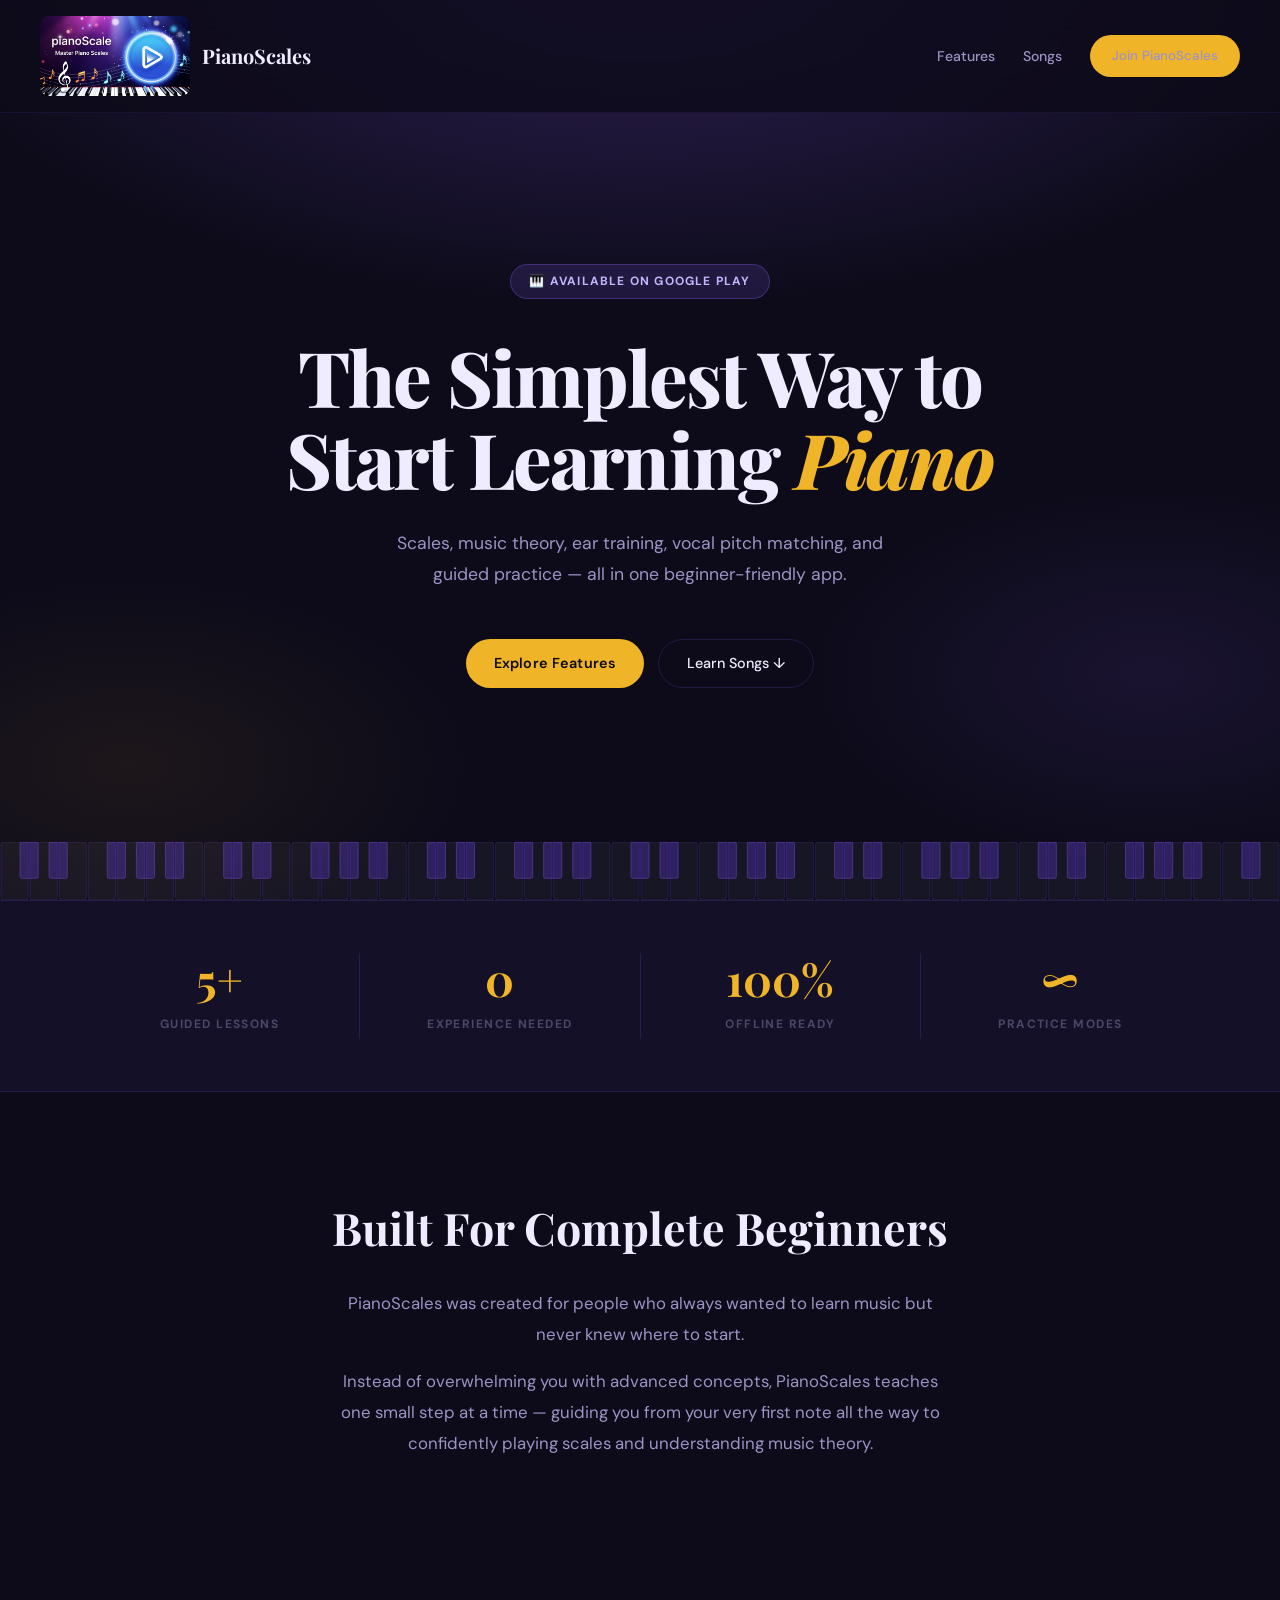
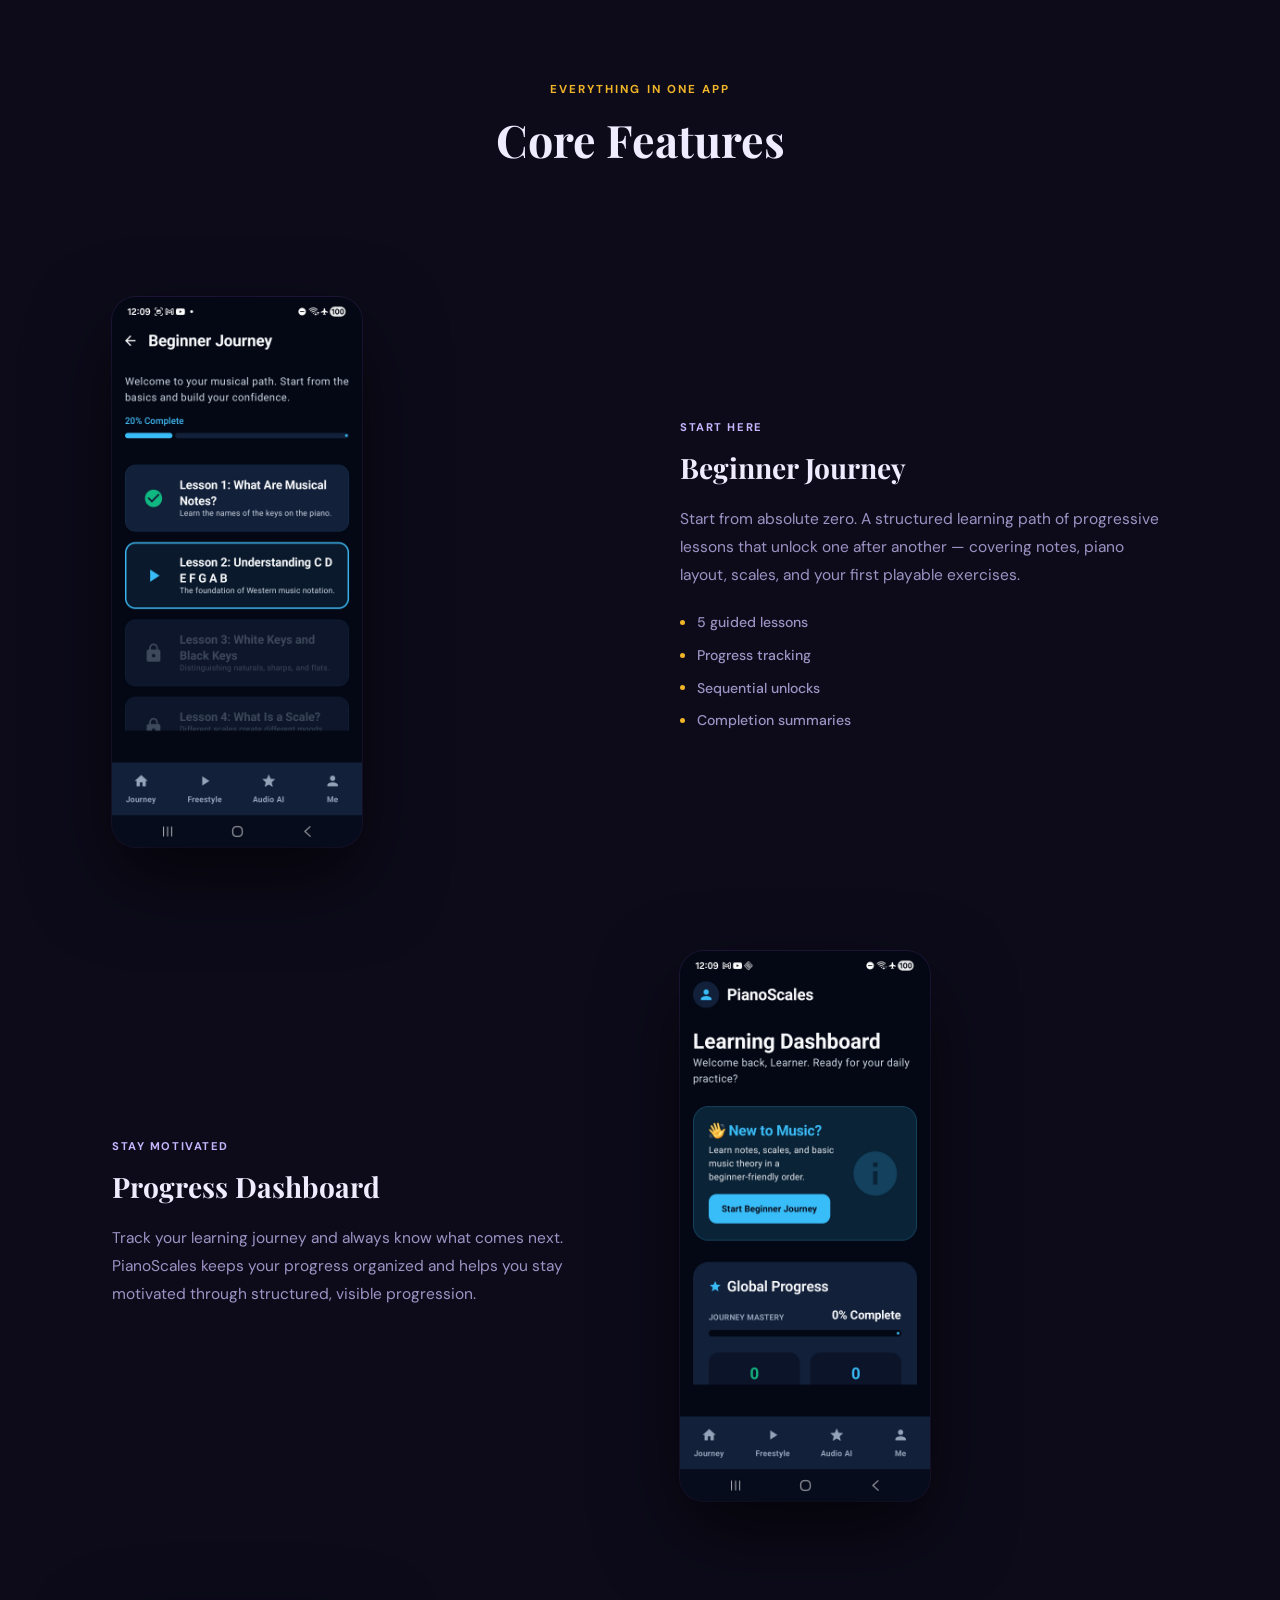
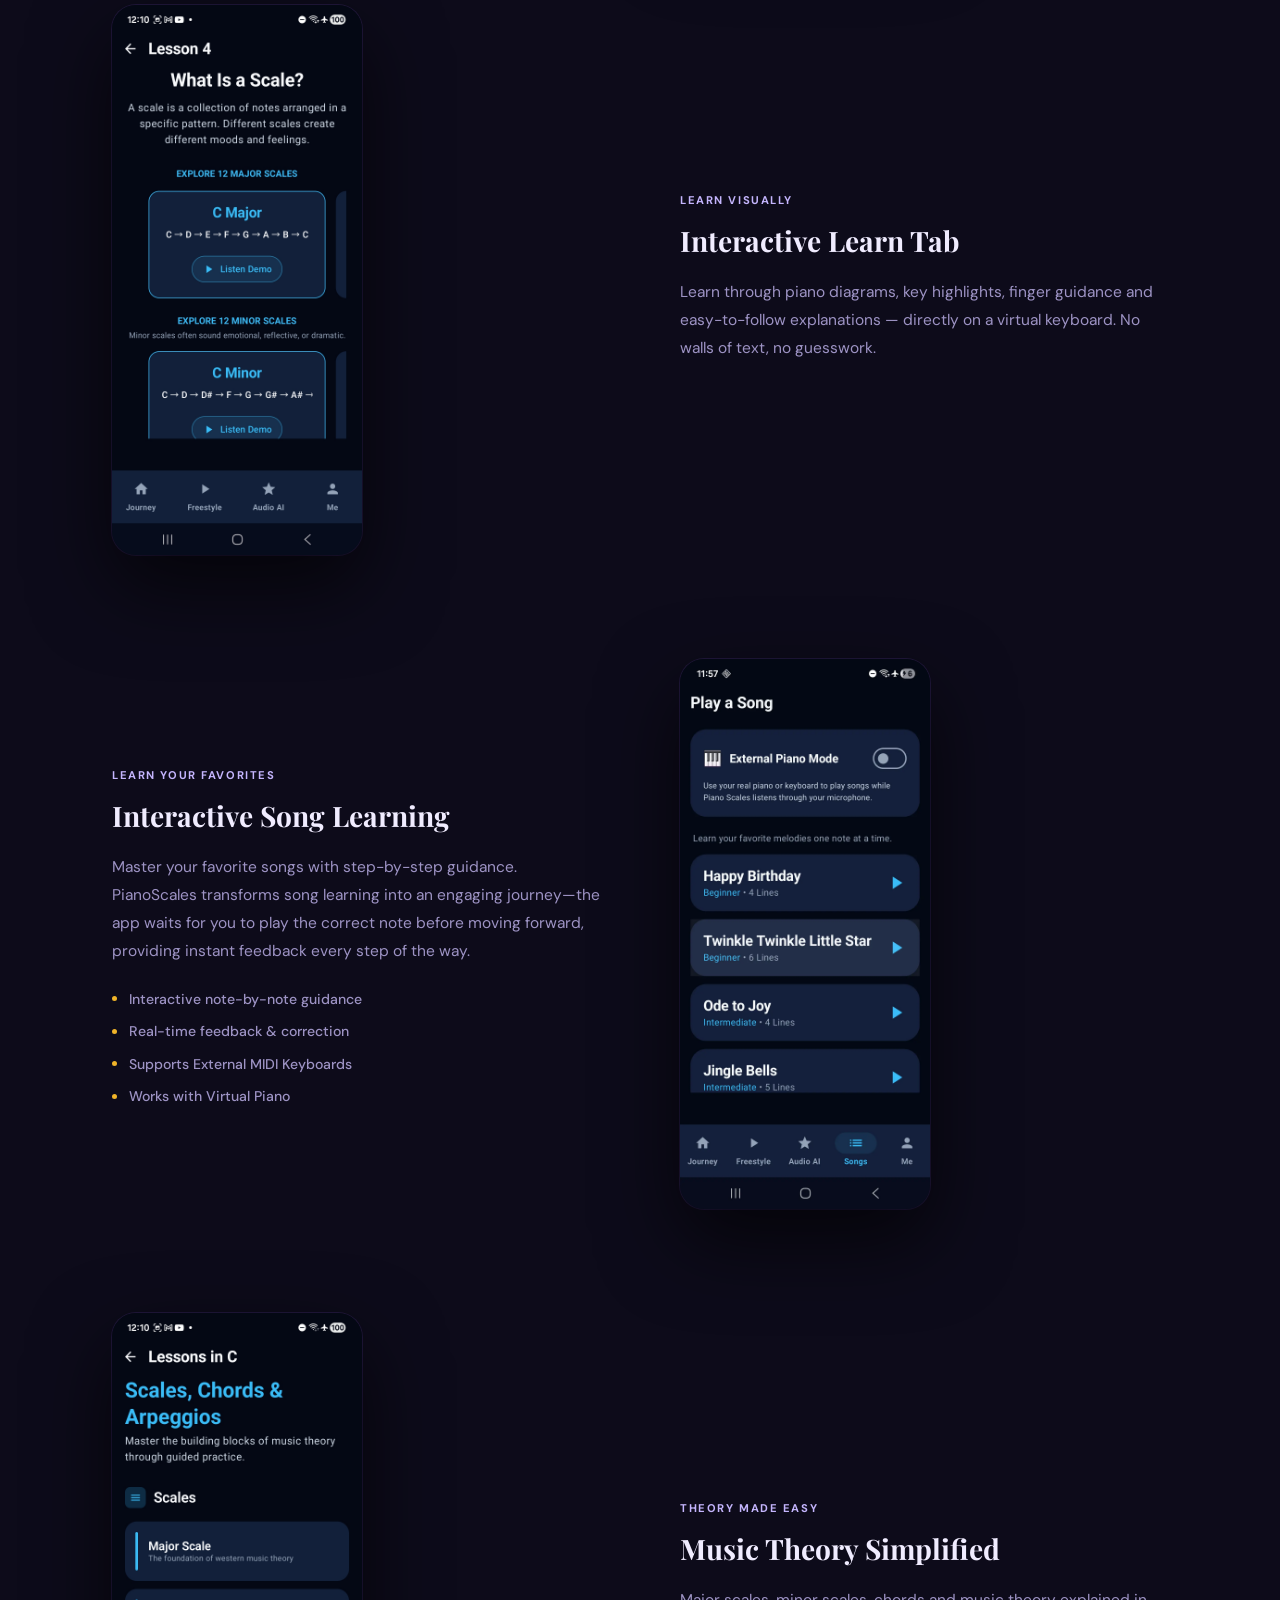
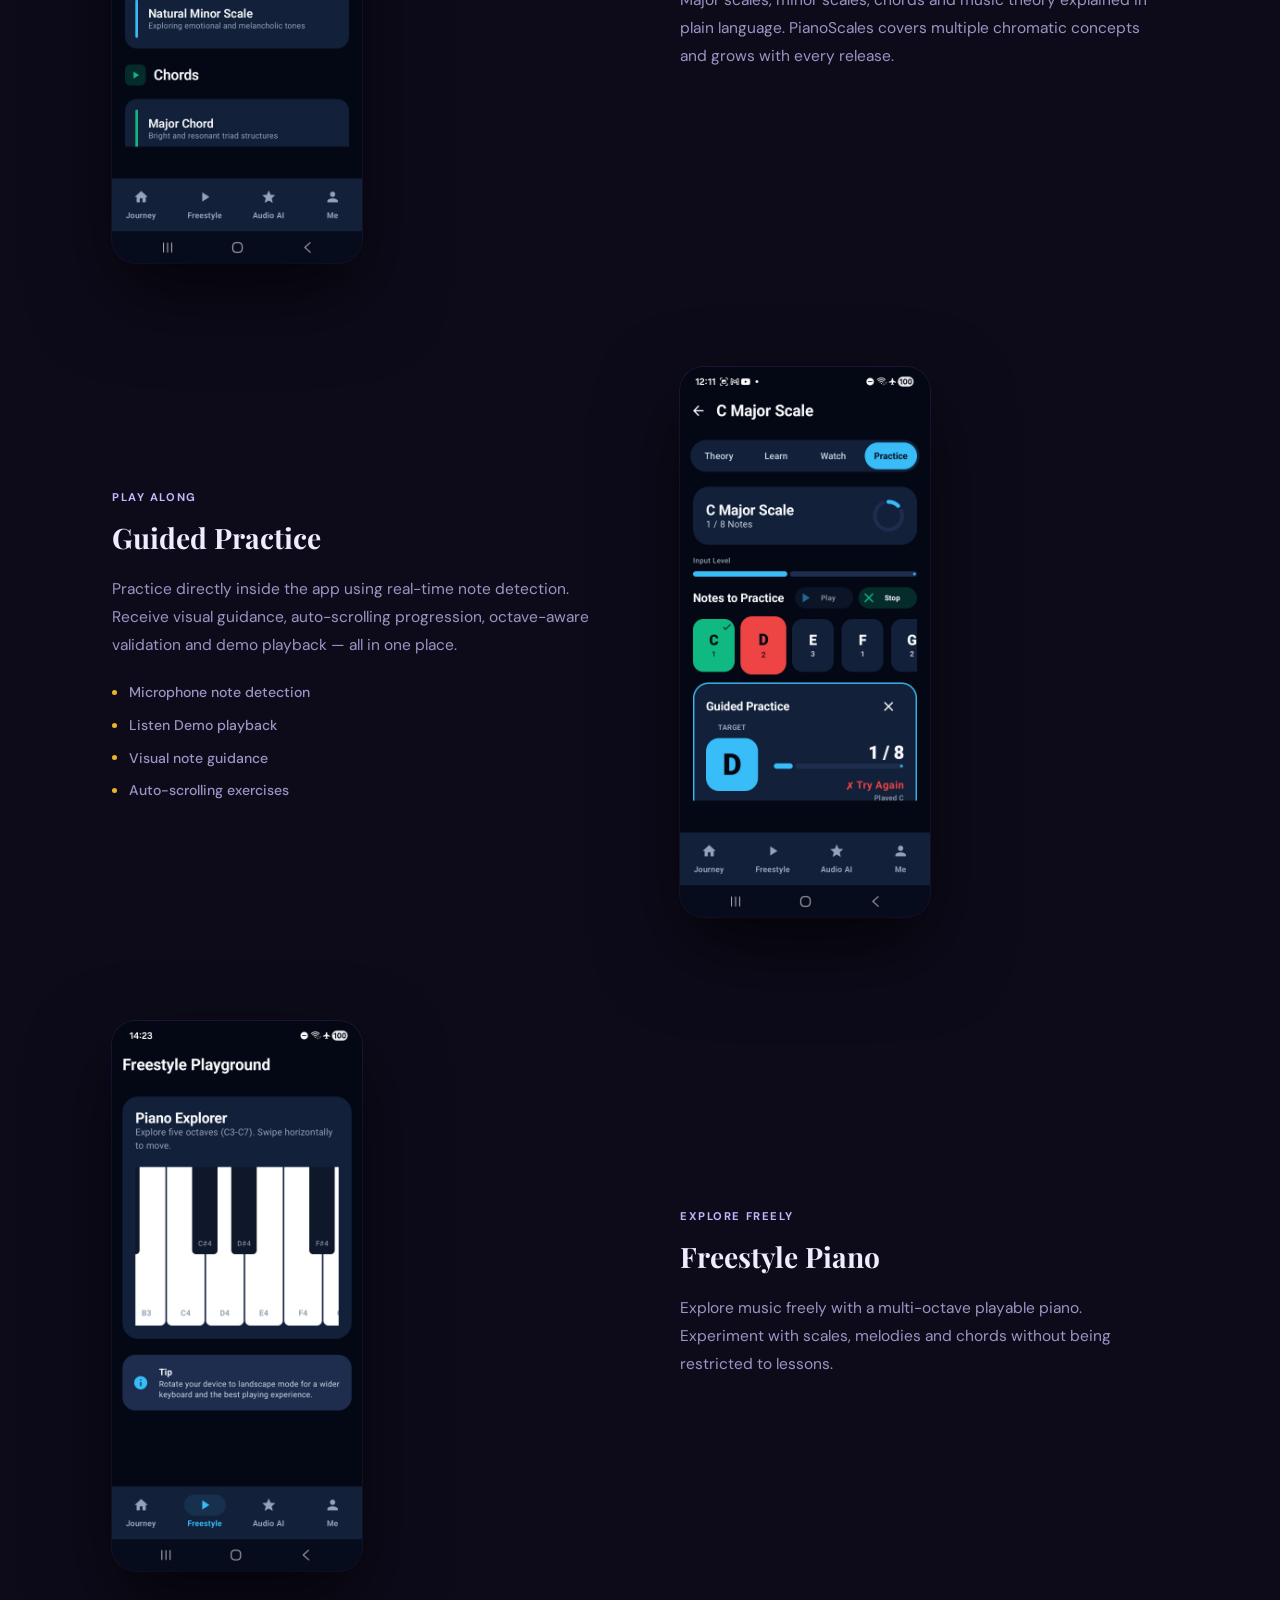
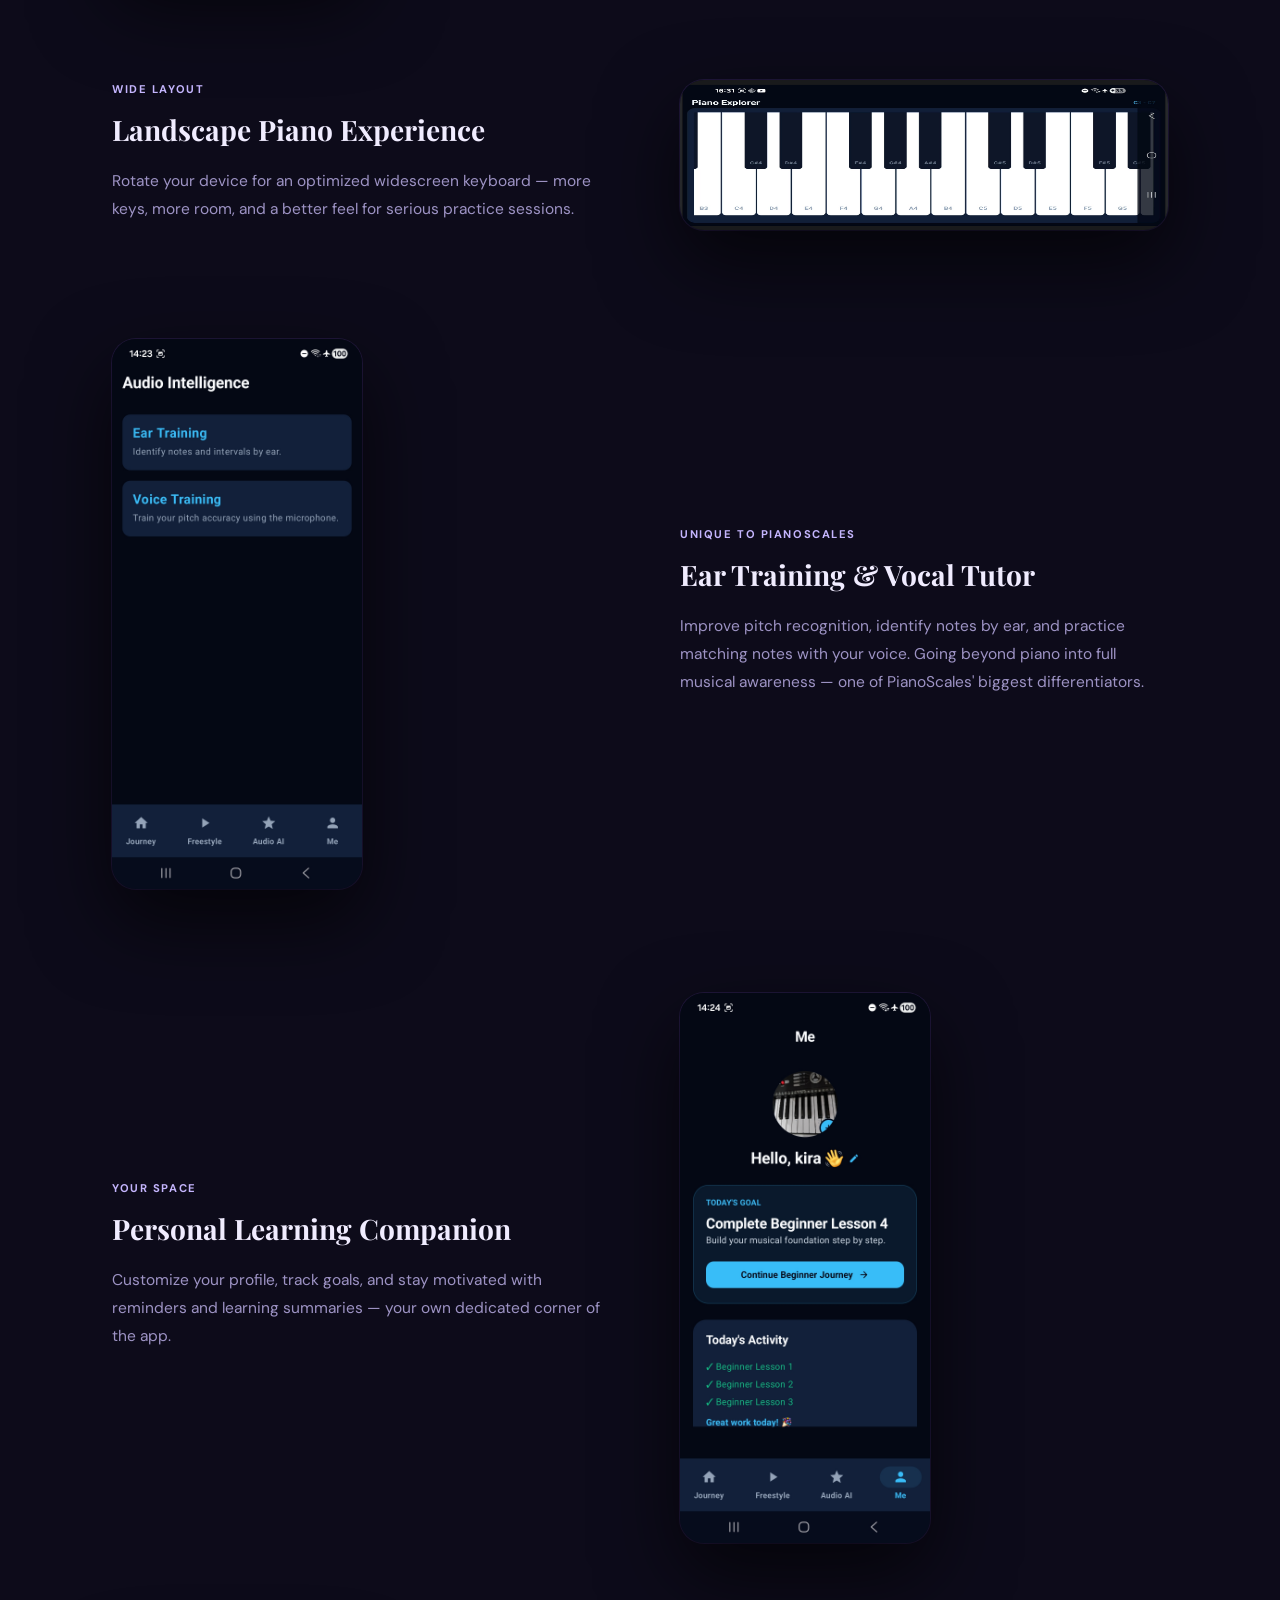
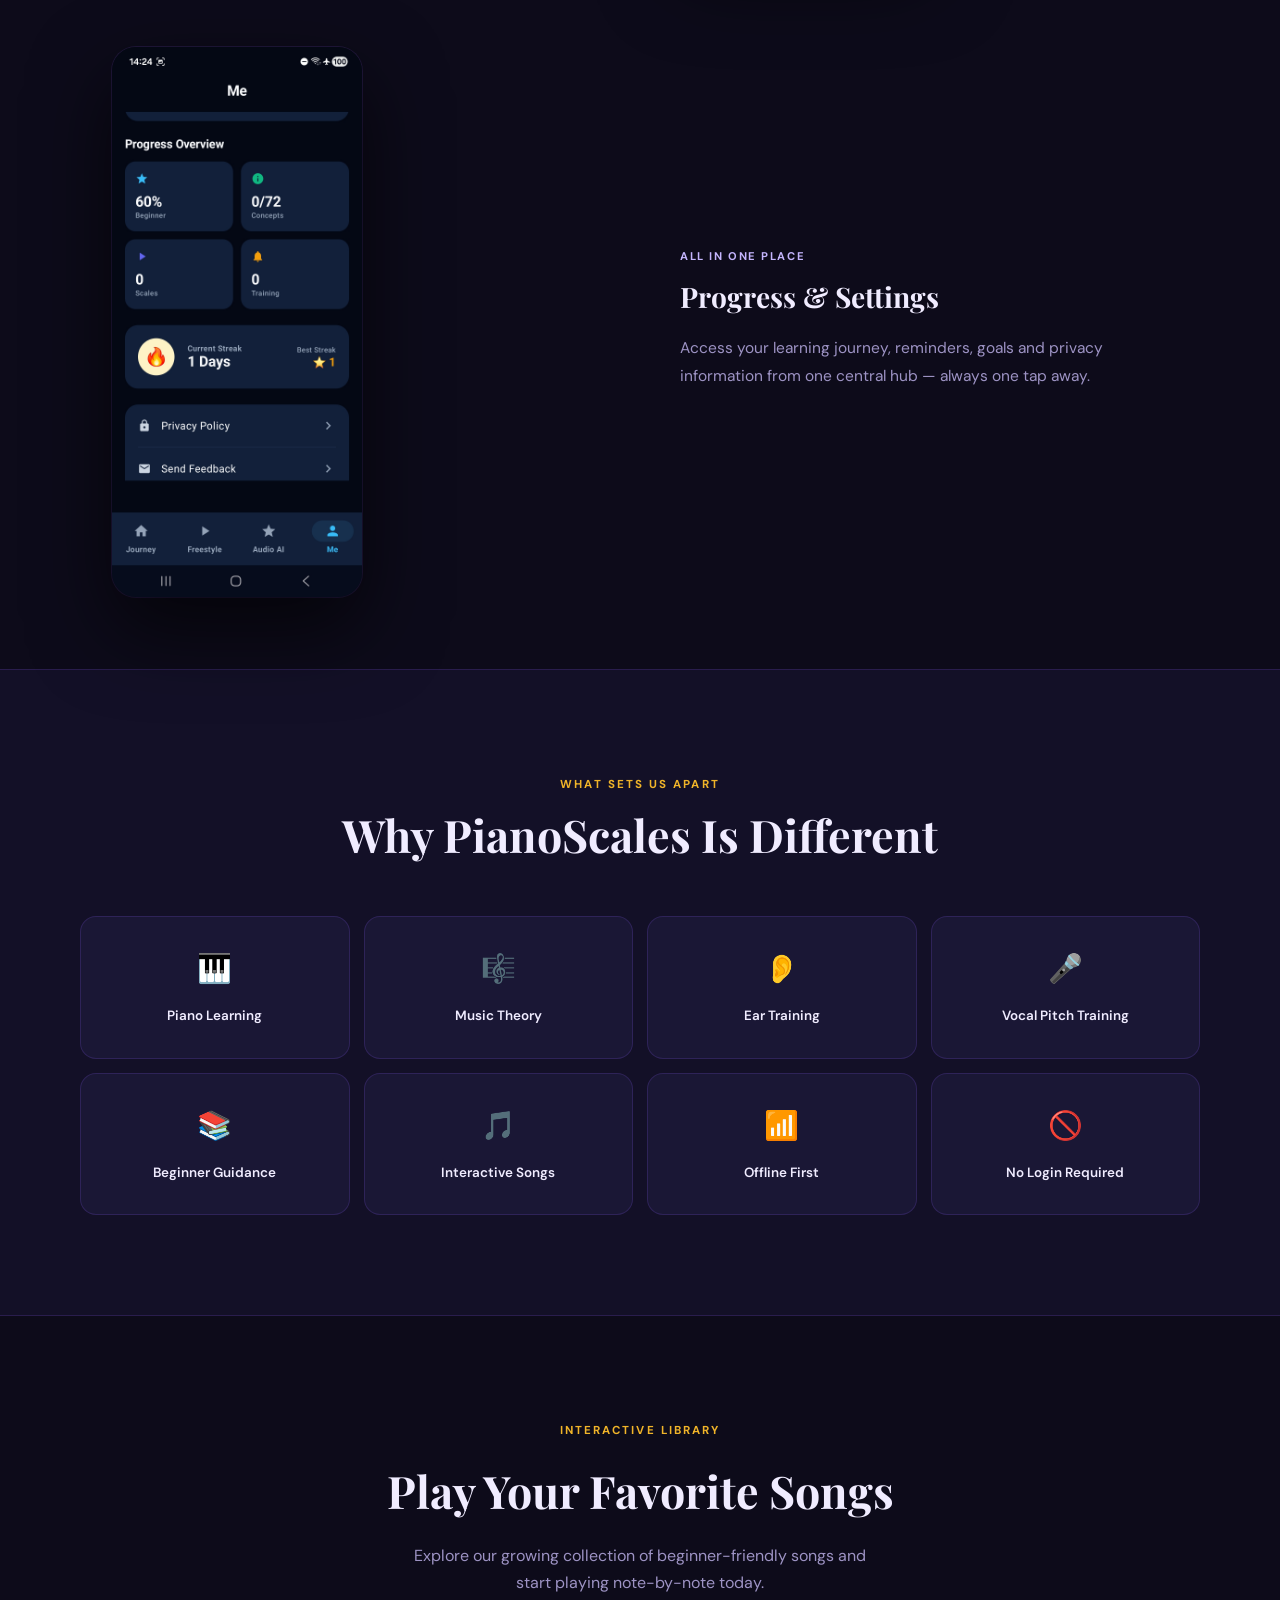
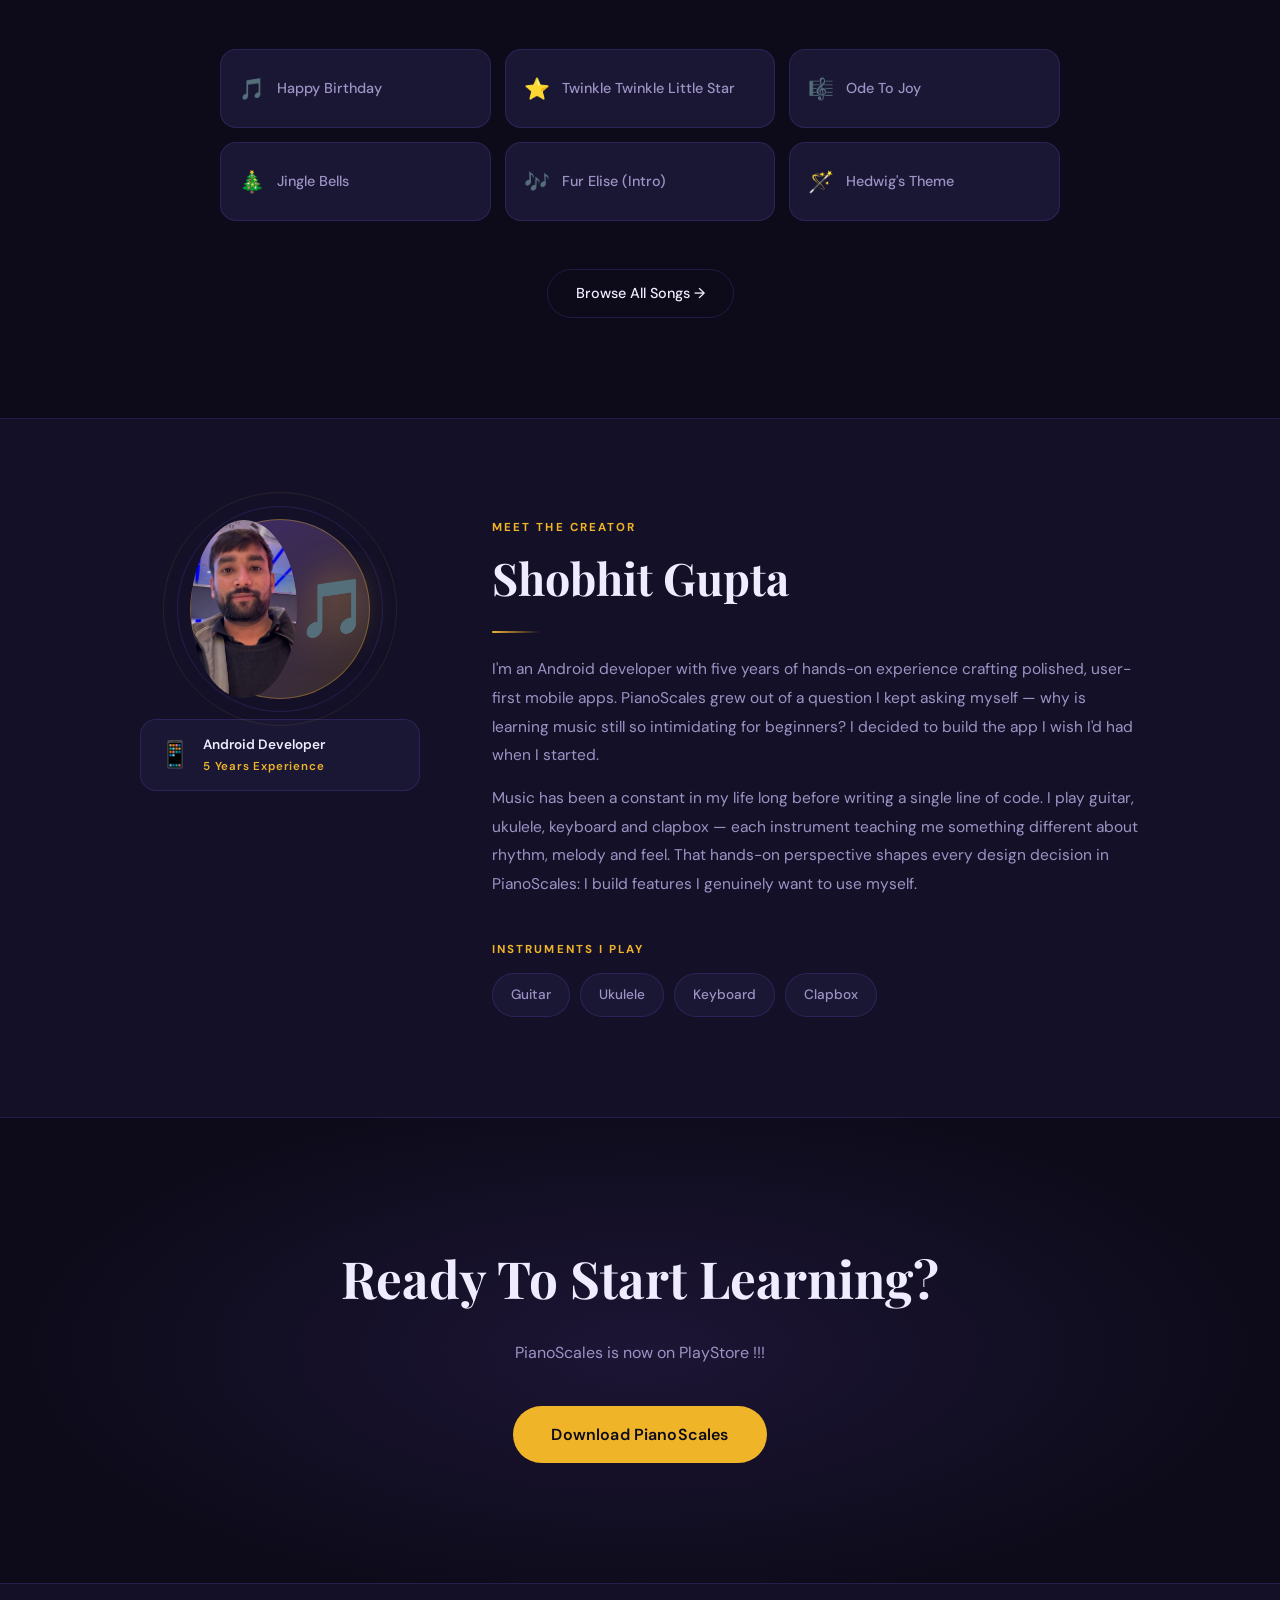
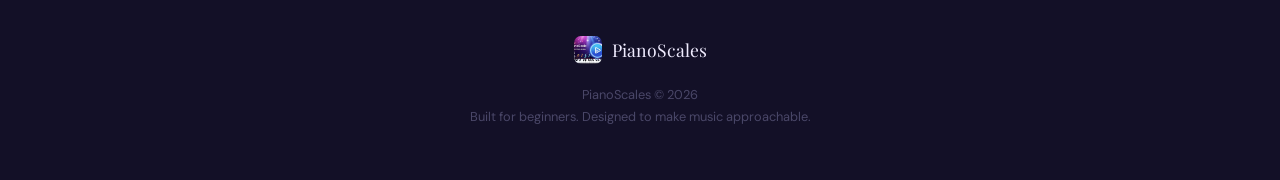
<file: index.html>
<!DOCTYPE html>
<html lang="en">
<head>
  <meta charset="UTF-8">
  <meta name="viewport" content="width=device-width, initial-scale=1.0">
  <title>PianoScales — The Simplest Way to Start Learning Piano</title>
  <meta name="description" content="Learn piano scales, music theory, ear training and vocal pitch training in one beginner-friendly app.">
  <link rel="stylesheet" href="style.css">

  <link rel="icon" href="data:image/svg+xml,<svg xmlns=%22http://www.w3.org/2000/svg%22 viewBox=%220 0 100 100%22><text y=%22.9em%22 font-size=%2290%22>🎵</text></svg>">
  <link rel="preconnect" href="https://fonts.googleapis.com">
  <link rel="preconnect" href="https://fonts.gstatic.com" crossorigin>
  <link href="https://fonts.googleapis.com/css2?family=Playfair+Display:ital,wght@0,700;0,800;1,700&family=DM+Sans:opsz,wght@9..40,300;9..40,400;9..40,500;9..40,600&display=swap" rel="stylesheet">

</head>
<body>

<!-- ======== NAVBAR ======== -->
<nav class="navbar">
  <div class="nav-logo">
    <img src="assets/logo.jpg" alt="PianoScales Logo">
    <span>PianoScales</span>
  </div>
  <div class="nav-links">
    <a href="#features">Features</a>
    <a href="songs.html">Songs</a>
    <a href="https://play.google.com/store/apps/details?id=com.pianoscales.learnmusic&hl=en_IN" class="btn-primary" style="padding:10px 22px;font-size:.83rem;">Join PianoScales</a>
  </div>
</nav>


<!-- ======== HERO ======== -->
<header class="hero">
  <div class="hero-glow" aria-hidden="true"></div>

  <div class="hero-content">
    <div class="hero-badge">🎹 Available on Google Play</div>

    <h1>The Simplest Way to<br>Start Learning <em>Piano</em></h1>

    <p class="hero-sub">
      Scales, music theory, ear training, vocal pitch matching, and
      guided practice — all in one beginner-friendly app.
    </p>

    <div class="hero-btns">
      <a href="#features" class="btn-primary">Explore Features</a>
      <a href="songs.html" class="btn-secondary">Learn Songs ↓</a>
    </div>
  </div>

  <!-- ★ Signature: generative piano keys at the foot of the hero -->
  <div class="piano-divider" id="pianoKeys" aria-hidden="true"></div>
</header>


<!-- ======== STATS ======== -->
<div class="stats-strip">
  <div class="stats-inner">
    <div class="stat-item">
      <span class="stat-num">5+</span>
      <span class="stat-lbl">Guided Lessons</span>
    </div>
    <div class="stat-item">
      <span class="stat-num">0</span>
      <span class="stat-lbl">Experience Needed</span>
    </div>
    <div class="stat-item">
      <span class="stat-num">100%</span>
      <span class="stat-lbl">Offline Ready</span>
    </div>
    <div class="stat-item">
      <span class="stat-num">∞</span>
      <span class="stat-lbl">Practice Modes</span>
    </div>
  </div>
</div>


<!-- ======== INTRO ======== -->
<section class="intro">
  <div class="container">
    <h2>Built For Complete Beginners</h2>
    <p>PianoScales was created for people who always wanted to learn music but never knew where to start.</p>
    <p>Instead of overwhelming you with advanced concepts, PianoScales teaches one small step at a time — guiding you from your very first note all the way to confidently playing scales and understanding music theory.</p>
  </div>
</section>


<!-- ======== FEATURES ======== -->
<section id="features" class="features-wrap">
  <div class="features-hd">
    <span class="eyebrow">Everything in one app</span>
    <h2 class="section-hed">Core Features</h2>
  </div>

  <div class="feature-rows">

    <div class="feature-row reveal">
      <div class="feature-img">
        <img src="assets/beginner-journey.jpg" alt="Beginner Journey Screen">
      </div>
      <div class="feature-text">
        <span class="feature-tag">Start Here</span>
        <h3>Beginner Journey</h3>
        <p>Start from absolute zero. A structured learning path of progressive lessons that unlock one after another — covering notes, piano layout, scales, and your first playable exercises.</p>
        <ul class="feature-list">
          <li>5 guided lessons</li>
          <li>Progress tracking</li>
          <li>Sequential unlocks</li>
          <li>Completion summaries</li>
        </ul>
      </div>
    </div>

    <div class="feature-row rev reveal">
      <div class="feature-img">
        <img src="assets/journey_dashboard.jpg" alt="Progress Dashboard">
      </div>
      <div class="feature-text">
        <span class="feature-tag">Stay Motivated</span>
        <h3>Progress Dashboard</h3>
        <p>Track your learning journey and always know what comes next. PianoScales keeps your progress organized and helps you stay motivated through structured, visible progression.</p>
      </div>
    </div>

    <div class="feature-row reveal">
      <div class="feature-img">
        <img src="assets/lesson_example.jpg" alt="Interactive Learn Tab">
      </div>
      <div class="feature-text">
        <span class="feature-tag">Learn Visually</span>
        <h3>Interactive Learn Tab</h3>
        <p>Learn through piano diagrams, key highlights, finger guidance and easy-to-follow explanations — directly on a virtual keyboard. No walls of text, no guesswork.</p>
      </div>
    </div>

    <div class="feature-row rev reveal" id="songs">
      <div class="feature-img">
        <img src="assets/songs_screen.webp" alt="Interactive Song Learning">
      </div>
      <div class="feature-text">
        <span class="feature-tag">Learn Your Favorites</span>
        <h3>Interactive Song Learning</h3>
        <p>Master your favorite songs with step-by-step guidance. PianoScales transforms song learning into an engaging journey—the app waits for you to play the correct note before moving forward, providing instant feedback every step of the way.</p>
        <ul class="feature-list">
          <li>Interactive note-by-note guidance</li>
          <li>Real-time feedback & correction</li>
          <li>Supports External MIDI Keyboards</li>
          <li>Works with Virtual Piano</li>
        </ul>
      </div>
    </div>

    <div class="feature-row reveal">
      <div class="feature-img">
        <img src="assets/concept_screen.jpg" alt="Music Theory Screen">
      </div>
      <div class="feature-text">
        <span class="feature-tag">Theory Made Easy</span>
        <h3>Music Theory Simplified</h3>
        <p>Major scales, minor scales, chords and music theory explained in plain language. PianoScales covers multiple chromatic concepts and grows with every release.</p>
      </div>
    </div>

    <div class="feature-row rev reveal">
      <div class="feature-img">
        <img src="assets/practice_screen.jpg" alt="Guided Practice Screen">
      </div>
      <div class="feature-text">
        <span class="feature-tag">Play Along</span>
        <h3>Guided Practice</h3>
        <p>Practice directly inside the app using real-time note detection. Receive visual guidance, auto-scrolling progression, octave-aware validation and demo playback — all in one place.</p>
        <ul class="feature-list">
          <li>Microphone note detection</li>
          <li>Listen Demo playback</li>
          <li>Visual note guidance</li>
          <li>Auto-scrolling exercises</li>
        </ul>
      </div>
    </div>

    <div class="feature-row reveal">
      <div class="feature-img">
        <img src="assets/freestyle_piano_vertical.jpg" alt="Freestyle Piano">
      </div>
      <div class="feature-text">
        <span class="feature-tag">Explore Freely</span>
        <h3>Freestyle Piano</h3>
        <p>Explore music freely with a multi-octave playable piano. Experiment with scales, melodies and chords without being restricted to lessons.</p>
      </div>
    </div>

    <div class="feature-row rev reveal">
      <div class="feature-img freestyle_piano_horizontal">
        <img src="assets/freestyle_piano_horizontal.png" alt="Landscape Piano Mode">
      </div>
      <div class="feature-text">
        <span class="feature-tag">Wide Layout</span>
        <h3>Landscape Piano Experience</h3>
        <p>Rotate your device for an optimized widescreen keyboard — more keys, more room, and a better feel for serious practice sessions.</p>
      </div>
    </div>

    <div class="feature-row reveal">
      <div class="feature-img">
        <img src="assets/advance_vocal_improvment_screen.jpg" alt="Ear Training and Vocal Tutor">
      </div>
      <div class="feature-text">
        <span class="feature-tag">Unique to PianoScales</span>
        <h3>Ear Training & Vocal Tutor</h3>
        <p>Improve pitch recognition, identify notes by ear, and practice matching notes with your voice. Going beyond piano into full musical awareness — one of PianoScales' biggest differentiators.</p>
      </div>
    </div>

    <div class="feature-row rev reveal">
      <div class="feature-img">
        <img src="assets/me_tab.jpg" alt="Personal Learning Companion">
      </div>
      <div class="feature-text">
        <span class="feature-tag">Your Space</span>
        <h3>Personal Learning Companion</h3>
        <p>Customize your profile, track goals, and stay motivated with reminders and learning summaries — your own dedicated corner of the app.</p>
      </div>
    </div>

    <div class="feature-row reveal">
      <div class="feature-img">
        <img src="assets/me_tab_showing_more_items.jpg" alt="Progress and Settings Screen">
      </div>
      <div class="feature-text">
        <span class="feature-tag">All in One Place</span>
        <h3>Progress & Settings</h3>
        <p>Access your learning journey, reminders, goals and privacy information from one central hub — always one tap away.</p>
      </div>
    </div>

  </div>
</section>


<!-- ======== DIFFERENTIATORS ======== -->
<section class="diff-wrap">
  <div class="diff-hd">
    <span class="eyebrow">What sets us apart</span>
    <h2 class="section-hed">Why PianoScales Is Different</h2>
  </div>
  <div class="diff-grid">
    <div class="diff-card"><span class="diff-icon">🎹</span><span class="diff-label">Piano Learning</span></div>
    <div class="diff-card"><span class="diff-icon">🎼</span><span class="diff-label">Music Theory</span></div>
    <div class="diff-card"><span class="diff-icon">👂</span><span class="diff-label">Ear Training</span></div>
    <div class="diff-card"><span class="diff-icon">🎤</span><span class="diff-label">Vocal Pitch Training</span></div>
    <div class="diff-card"><span class="diff-icon">📚</span><span class="diff-label">Beginner Guidance</span></div>
    <div class="diff-card"><span class="diff-icon">🎵</span><span class="diff-label">Interactive Songs</span></div>
    <div class="diff-card"><span class="diff-icon">📶</span><span class="diff-label">Offline First</span></div>
    <div class="diff-card"><span class="diff-icon">🚫</span><span class="diff-label">No Login Required</span></div>
  </div>
</section>


<!-- ======== SONG LIBRARY ======== -->
<section id="song-library" class="coming-wrap">
  <span class="eyebrow">Interactive Library</span>
  <h2>Play Your Favorite Songs</h2>
  <p class="coming-sub">Explore our growing collection of beginner-friendly songs and start playing note-by-note today.</p>
  <div class="songs-grid">
    <a href="song.html?id=happy_birthday" class="song-card"><span class="song-icon">🎵</span> Happy Birthday</a>
    <a href="song.html?id=twinkle_twinkle" class="song-card"><span class="song-icon">⭐</span> Twinkle Twinkle Little Star</a>
    <a href="song.html?id=ode_to_joy" class="song-card"><span class="song-icon">🎼</span> Ode To Joy</a>
    <a href="song.html?id=jingle_bells" class="song-card"><span class="song-icon">🎄</span> Jingle Bells</a>
    <a href="song.html?id=fur_elise_intro" class="song-card"><span class="song-icon">🎶</span> Fur Elise (Intro)</a>
    <a href="song.html?id=hedwigs_theme" class="song-card"><span class="song-icon">🪄</span> Hedwig's Theme</a>
  </div>
  <div style="margin-top: 48px;">
    <a href="songs.html" class="btn-secondary">Browse All Songs →</a>
  </div>
</section>


<!-- ======== MEET THE CREATOR ======== -->
<section class="creator-wrap">
  <div class="creator-card reveal">

    <!-- Avatar & dev badge -->
    <div class="creator-avatar-col">
      <div class="creator-avatar">
        <img src="assets/my_photo.jpg" alt="Shobhit Gupta">
        <span class="creator-note-icon">🎵</span>
      </div>

      <div class="creator-dev-badge">
        <span class="badge-icon">📱</span>
        <div>
          <strong>Android Developer</strong>
          <small>5 Years Experience</small>
        </div>
      </div>
    </div>

    <!-- Bio & instruments -->
    <div class="creator-info">
      <span class="eyebrow">Meet the Creator</span>
      <h2 class="section-hed">Shobhit Gupta</h2>
      <div class="creator-divider"></div>

      <p>
        I'm an Android developer with five years of hands-on experience crafting
        polished, user-first mobile apps. PianoScales grew out of a question I kept
        asking myself — why is learning music still so intimidating for beginners?
        I decided to build the app I wish I'd had when I started.
      </p>
      <p>
        Music has been a constant in my life long before writing a single line of code.
        I play guitar, ukulele, keyboard and clapbox — each instrument teaching me
        something different about rhythm, melody and feel. That hands-on perspective
        shapes every design decision in PianoScales: I build features I genuinely
        want to use myself.
      </p>

      <div class="creator-instruments">
        <span class="eyebrow">Instruments I Play</span>
        <div class="instrument-grid">
          <div class="instrument-chip">Guitar</div>
          <div class="instrument-chip">Ukulele</div>
          <div class="instrument-chip">Keyboard</div>
          <div class="instrument-chip">Clapbox</div>
        </div>
      </div>
    </div>

  </div>
</section>



<!-- ======== CTA ======== -->
<section class="cta-wrap">
  <div class="container">
    <h2>Ready To Start Learning?</h2>
    <p>PianoScales is now on PlayStore !!!</p>
    <a href="https://play.google.com/store/apps/details?id=com.pianoscales.learnmusic&hl=en_IN" class="btn-primary">Download PianoScales</a>
  </div>
</section>


<!-- ======== FOOTER ======== -->
<footer>
  <div class="footer-brand">
    <img src="assets/logo.jpg" alt="PianoScales Logo">
    <span>PianoScales</span>
  </div>
  <p>PianoScales © 2026</p>
  <p>Built for beginners. Designed to make music approachable.</p>
</footer>


<script src="js/common.js"></script>
</body>
</html>
</file>
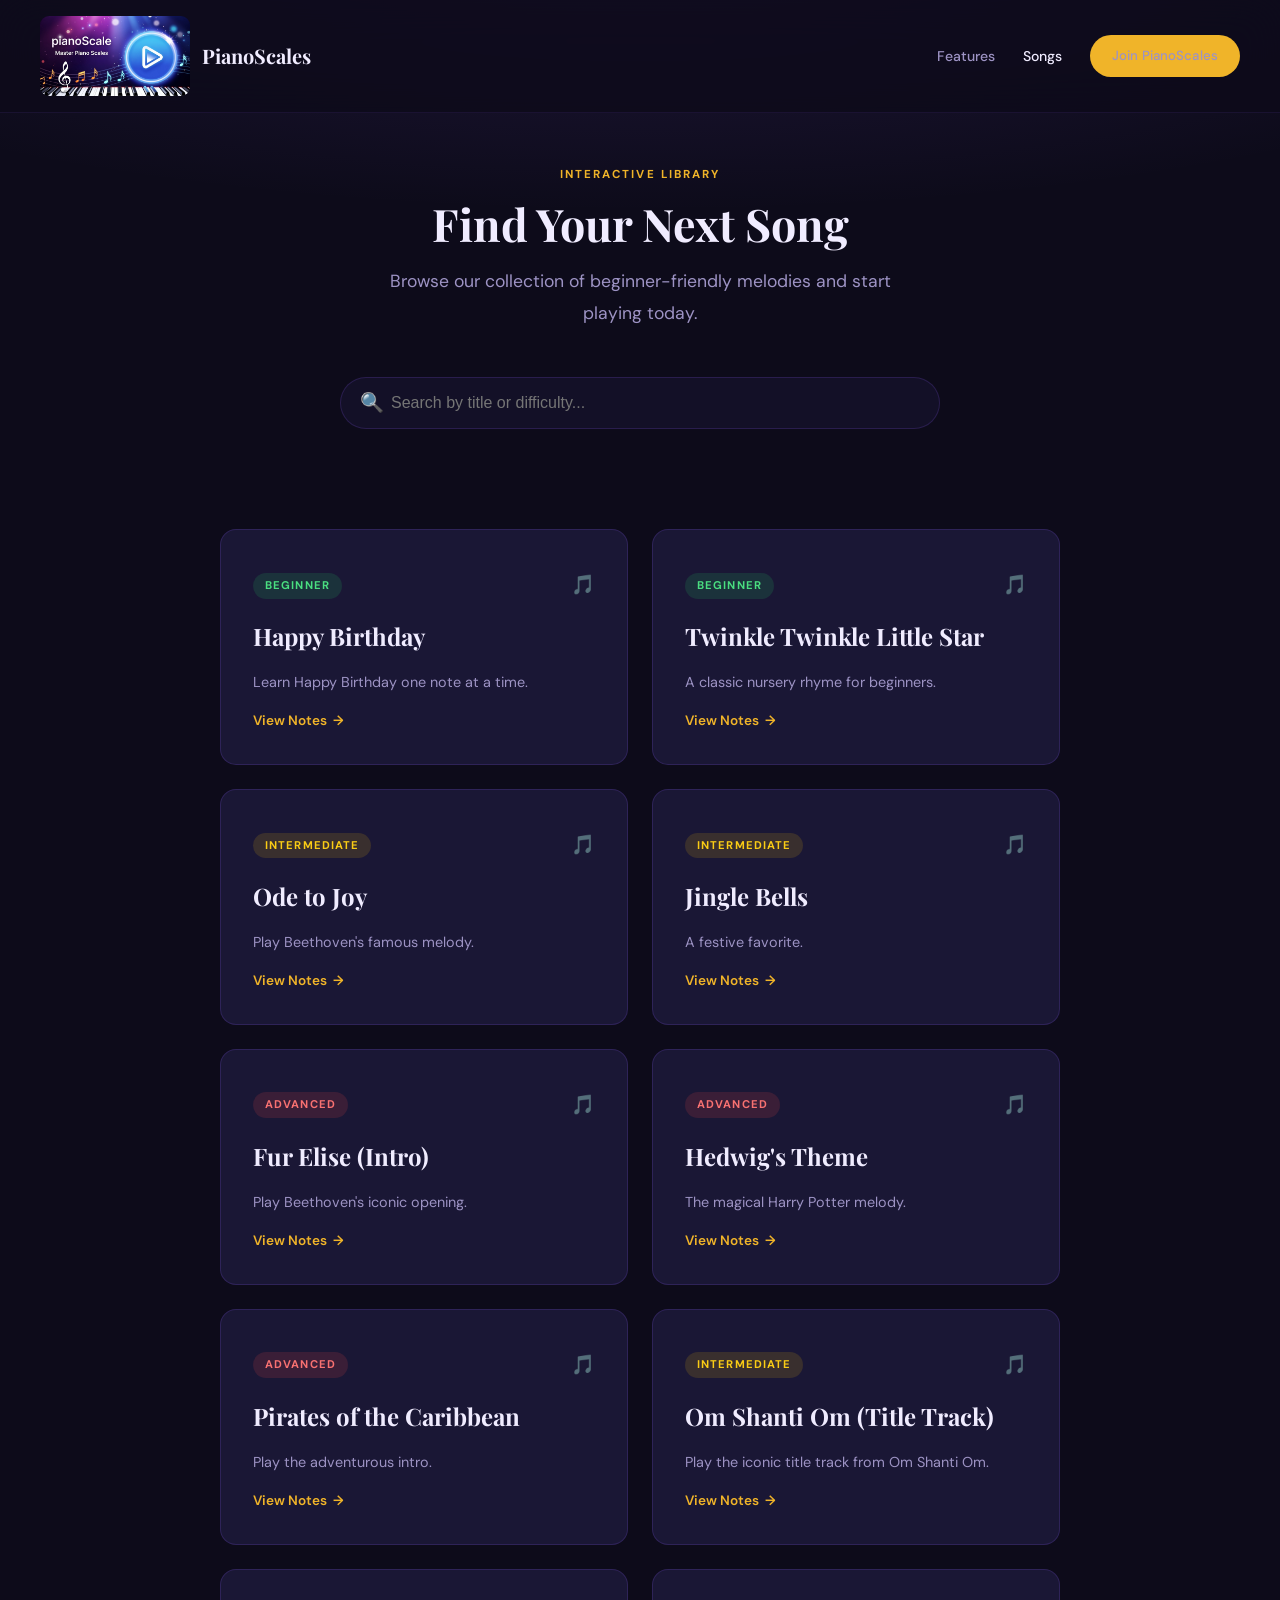
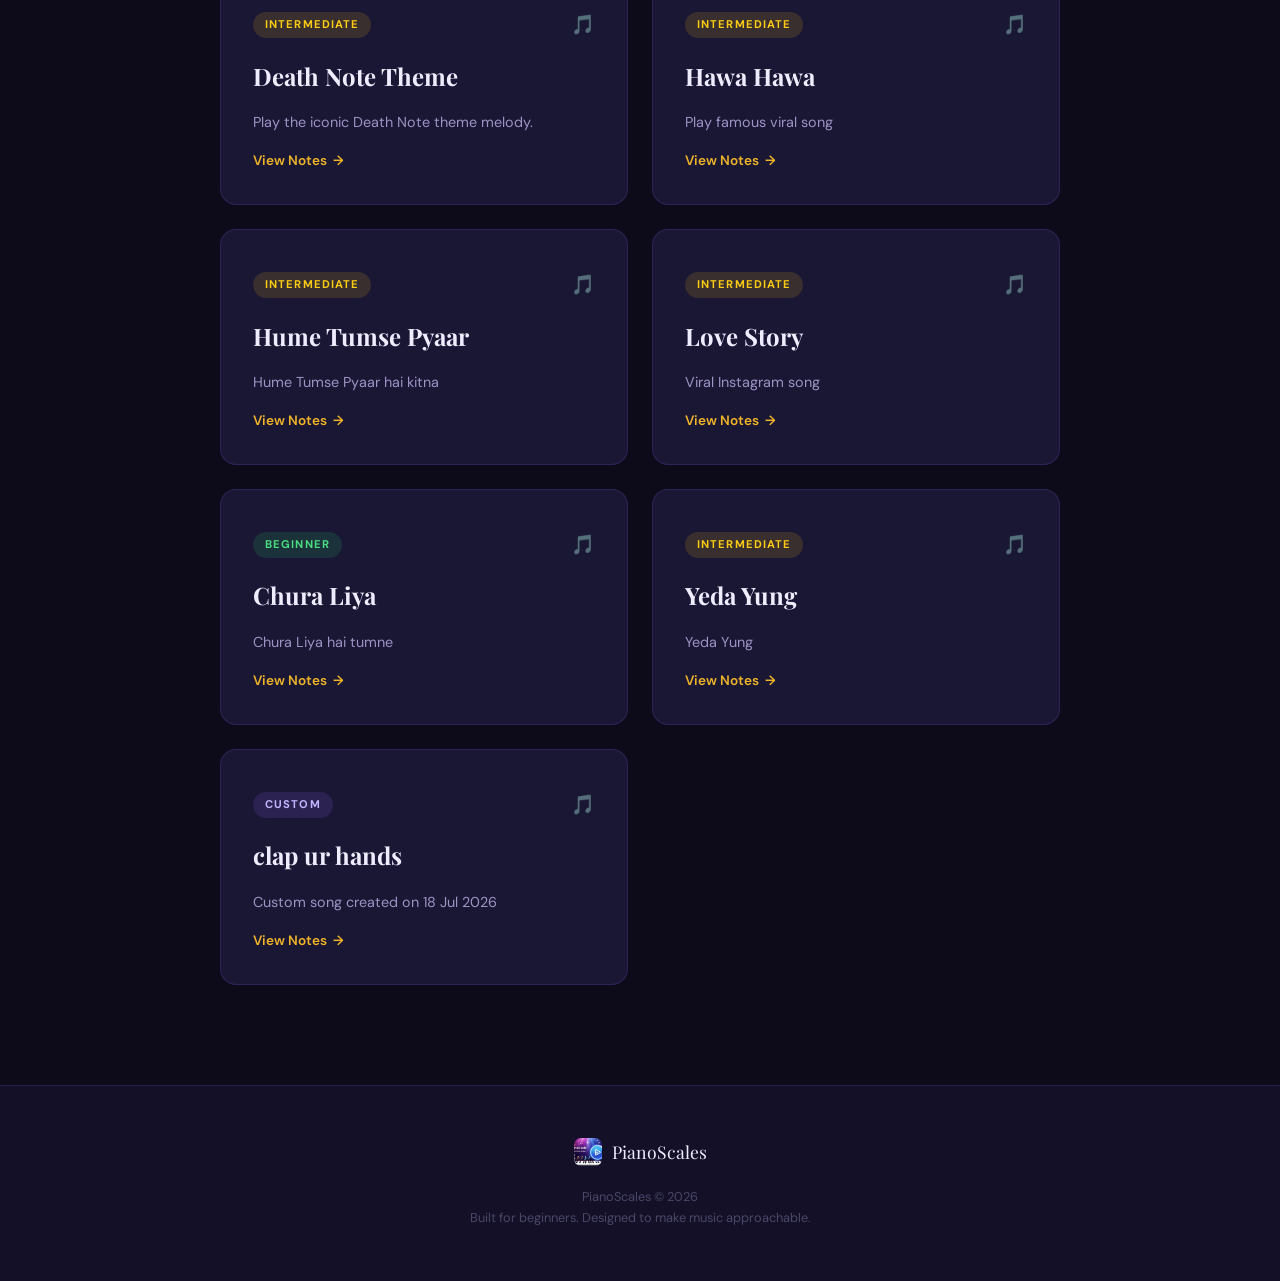
<file: song.html>
<!DOCTYPE html>
<html lang="en">
<head>
  <meta charset="UTF-8">
  <meta name="viewport" content="width=device-width, initial-scale=1.0">
  <title>Song Title — PianoScales</title>
  <meta name="description" content="Learn how to play this song on piano with our interactive note-by-note guide.">
  <link rel="stylesheet" href="style.css">
  <link rel="icon" href="data:image/svg+xml,<svg xmlns=%22http://www.w3.org/2000/svg%22 viewBox=%220 0 100 100%22><text y=%22.9em%22 font-size=%2290%22>🎵</text></svg>">
  <link rel="preconnect" href="https://fonts.googleapis.com">
  <link rel="preconnect" href="https://fonts.gstatic.com" crossorigin>
  <link href="https://fonts.googleapis.com/css2?family=Playfair+Display:ital,wght@0,700;0,800;1,700&family=DM+Sans:opsz,wght@9..40,300;9..40,400;9..40,500;9..40,600&display=swap" rel="stylesheet">
  <style>
    .song-detail-hero {
      padding: 160px 24px 60px;
      background: radial-gradient(ellipse 80% 50% at 50% -10%, rgba(240,180,41,0.1) 0%, transparent 100%);
    }
    .back-link {
      display: inline-flex;
      align-items: center;
      gap: 8px;
      color: var(--text-2);
      font-size: 0.9rem;
      font-weight: 500;
      margin-bottom: 32px;
      transition: color 0.2s;
    }
    .back-link:hover { color: var(--text); }

    .song-header {
      max-width: 800px;
      margin: 0 auto;
      text-align: center;
    }
    .song-header h1 {
      font-family: 'Playfair Display', serif;
      font-size: clamp(2.5rem, 5vw, 4rem);
      margin-bottom: 16px;
    }
    .song-header p {
      color: var(--text-2);
      font-size: 1.1rem;
      max-width: 600px;
      margin: 0 auto 32px;
    }

    .notes-container {
      max-width: 900px;
      margin: 60px auto 100px;
      padding: 0 24px;
    }
    .note-line {
      display: flex;
      flex-wrap: wrap;
      gap: 12px;
      margin-bottom: 40px;
      padding: 24px;
      background: var(--bg-surface);
      border-radius: var(--r-md);
      border: 1px solid var(--border);
      position: relative;
    }
    .note-line::before {
      content: '';
      position: absolute;
      left: 0; top: 0; bottom: 0;
      width: 4px;
      background: var(--purple);
      border-radius: 4px 0 0 4px;
      opacity: 0.5;
    }
    .note-chip {
      display: flex;
      flex-direction: column;
      align-items: center;
      justify-content: center;
      width: 54px;
      height: 64px;
      background: var(--bg-card);
      border: 1.5px solid var(--border);
      border-radius: 12px;
      font-weight: 700;
      color: var(--text);
      transition: transform 0.2s, border-color 0.2s;
    }
    .note-chip:hover {
      transform: translateY(-3px);
      border-color: var(--gold);
    }
    .note-name { font-size: 1.1rem; }
    .note-octave {
      font-size: 0.7rem;
      color: var(--gold);
      margin-top: -2px;
    }

    .difficulty-tag {
        display: inline-block;
        padding: 6px 16px;
        border-radius: 50px;
        font-size: 0.75rem;
        font-weight: 700;
        text-transform: uppercase;
        letter-spacing: 0.1em;
        margin-bottom: 24px;
    }
    .diff-beginner { background: rgba(34, 197, 94, 0.15); color: #4ade80; }
    .diff-intermediate { background: rgba(234, 179, 8, 0.15); color: #facc15; }
    .diff-advanced { background: rgba(239, 68, 68, 0.15); color: #f87171; }
    .diff-custom { background: rgba(139, 92, 246, 0.15); color: #c4b5fd; }

    .cta-card {
      background: linear-gradient(135deg, var(--bg-card) 0%, #1e1b3d 100%);
      border: 1px solid var(--border);
      border-radius: var(--r-lg);
      padding: 48px;
      text-align: center;
      margin-top: 80px;
    }
    .cta-card h2 {
      font-family: 'Playfair Display', serif;
      margin-bottom: 16px;
    }
    .cta-card p {
      color: var(--text-2);
      margin-bottom: 32px;
    }

    @media (max-width: 600px) {
      .note-chip { width: 48px; height: 58px; }
      .note-line { padding: 16px; gap: 8px; }
    }
  </style>
</head>
<body>

<!-- ======== NAVBAR ======== -->
<nav class="navbar">
  <div class="nav-logo">
    <a href="index.html" style="display: flex; align-items: center; gap: 12px;">
      <img src="assets/logo.jpg" alt="PianoScales Logo">
      <span>PianoScales</span>
    </a>
  </div>
  <div class="nav-links">
    <a href="index.html#features">Features</a>
    <a href="songs.html">Songs</a>
    <a href="https://play.google.com/store/apps/details?id=com.pianoscales.learnmusic&hl=en_IN" class="btn-primary" style="padding:10px 22px;font-size:.83rem;">Join PianoScales</a>
  </div>
</nav>

<!-- ======== HERO ======== -->
<header class="song-detail-hero">
  <div class="container">
    <a href="songs.html" class="back-link">← Back to Library</a>

    <div class="song-header" id="songHeader">
      <div class="loading-state">Loading song details...</div>
    </div>
  </div>

  <div class="piano-divider" id="pianoKeys" aria-hidden="true"></div>
</header>

<!-- ======== NOTES ======== -->
<main class="notes-container" id="notesContainer">
  <!-- Notes will be loaded here -->
</main>

<!-- ======== CTA ======== -->
<section class="container" style="margin-bottom: 100px;">
    <div class="cta-card">
        <h2>Want to play this song?</h2>
        <p>Download PianoScales on Android and learn with interactive note-by-note guidance.</p>
        <a href="https://play.google.com/store/apps/details?id=com.pianoscales.learnmusic&hl=en_IN" class="btn-primary">Download for Free</a>
    </div>
</section>

<!-- ======== FOOTER ======== -->
<footer>
  <div class="footer-brand">
    <img src="assets/logo.jpg" alt="PianoScales Logo">
    <span>PianoScales</span>
  </div>
  <p>PianoScales © 2026</p>
  <p>Built for beginners. Designed to make music approachable.</p>
</footer>

<script src="js/song-detail.js"></script>

</body>
</html>
</file>
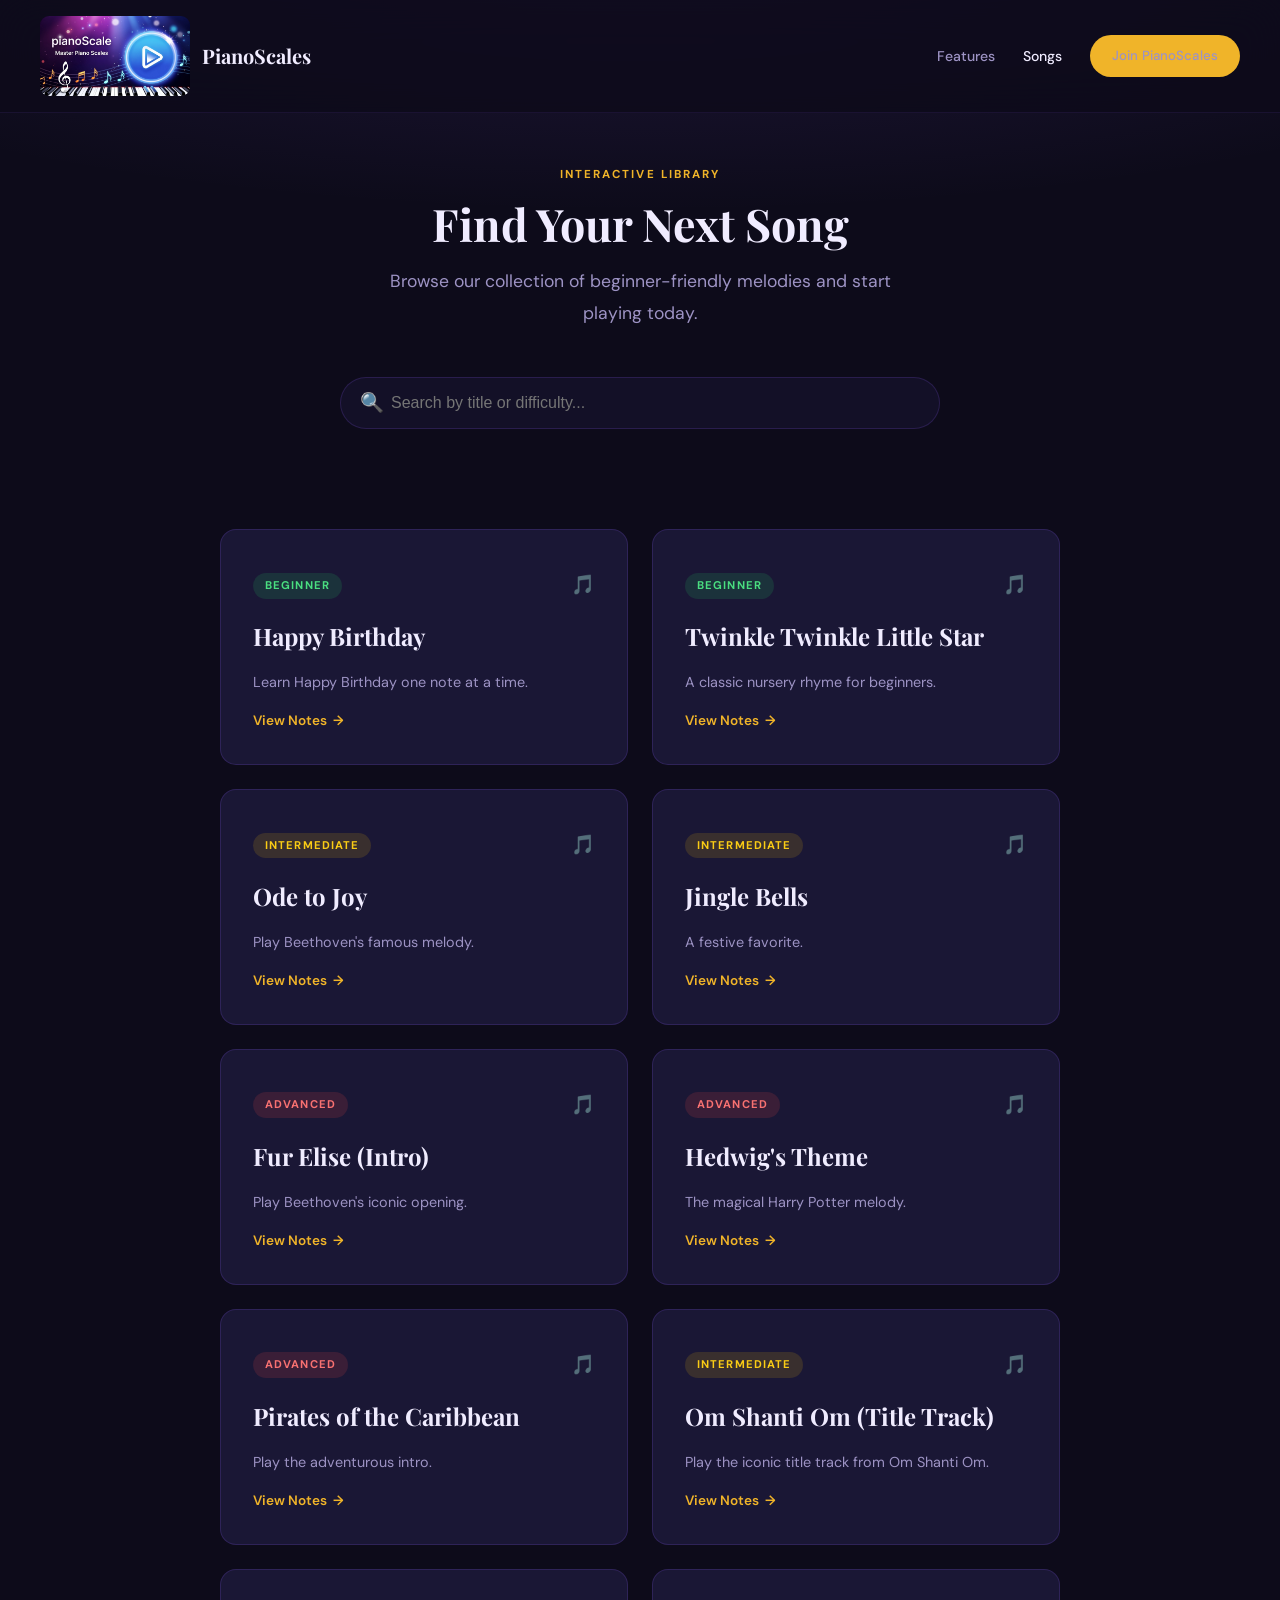
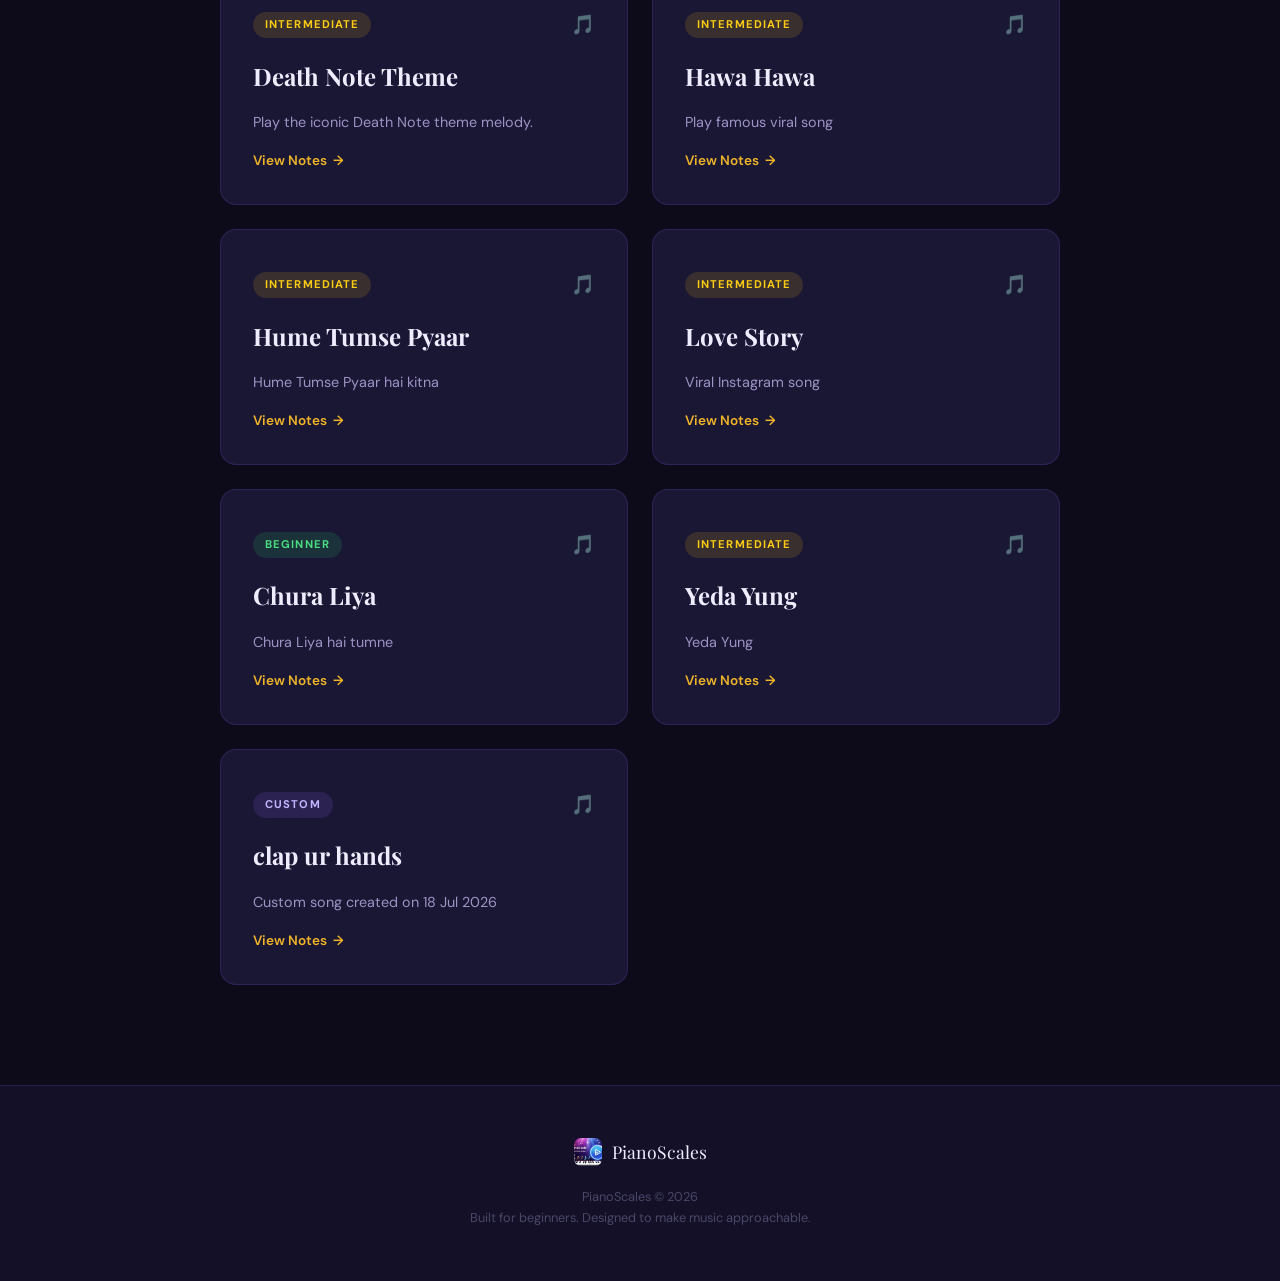
<file: songs.html>
<!DOCTYPE html>
<html lang="en">
<head>
  <meta charset="UTF-8">
  <meta name="viewport" content="width=device-width, initial-scale=1.0">
  <title>Song Library — PianoScales</title>
  <meta name="description" content="Explore our library of beginner-friendly piano songs. Learn to play your favorite melodies note-by-note.">
  <link rel="stylesheet" href="style.css">
  <link rel="icon" href="data:image/svg+xml,<svg xmlns=%22http://www.w3.org/2000/svg%22 viewBox=%220 0 100 100%22><text y=%22.9em%22 font-size=%2290%22>🎵</text></svg>">
  <link rel="preconnect" href="https://fonts.googleapis.com">
  <link rel="preconnect" href="https://fonts.gstatic.com" crossorigin>
  <link href="https://fonts.googleapis.com/css2?family=Playfair+Display:ital,wght@0,700;0,800;1,700&family=DM+Sans:opsz,wght@9..40,300;9..40,400;9..40,500;9..40,600&display=swap" rel="stylesheet">
  <style>
    .library-hero {
      padding: 160px 24px 60px;
      text-align: center;
      background: radial-gradient(ellipse 80% 50% at 50% -10%, rgba(139,92,246,0.15) 0%, transparent 100%);
    }
    .search-container {
      max-width: 600px;
      margin: 40px auto;
      position: relative;
    }
    .search-input {
      width: 100%;
      padding: 16px 24px;
      padding-left: 50px;
      border-radius: 50px;
      border: 1.5px solid var(--border);
      background: var(--bg-surface);
      color: var(--text);
      font-size: 1rem;
      outline: none;
      transition: border-color 0.2s, box-shadow 0.2s;
    }
    .search-input:focus {
      border-color: var(--purple-light);
      box-shadow: 0 0 0 4px rgba(139,92,246,0.1);
    }
    .search-icon {
      position: absolute;
      left: 20px;
      top: 50%;
      transform: translateY(-50%);
      color: var(--text-3);
      font-size: 1.2rem;
    }
    .songs-grid-container {
      max-width: 1120px;
      margin: 0 auto;
      padding: 0 32px 100px;
    }
    .songs-grid {
      display: grid;
      grid-template-columns: repeat(auto-fill, minmax(320px, 1fr));
      gap: 24px;
    }
    .song-item-card {
      background: var(--bg-card);
      border: 1px solid var(--border);
      border-radius: var(--r-md);
      padding: 32px;
      display: flex;
      flex-direction: column;
      gap: 16px;
      transition: transform 0.2s, border-color 0.2s;
      text-decoration: none;
      height: 100%;
    }
    .song-item-card:hover {
      transform: translateY(-5px);
      border-color: var(--border-gold);
    }
    .song-item-card h3 {
      font-family: 'Playfair Display', serif;
      font-size: 1.5rem;
      margin: 0;
      color: var(--text);
    }
    .song-item-card p {
      font-size: 0.9rem;
      color: var(--text-2);
      line-height: 1.6;
      margin: 0;
      flex-grow: 1;
    }
    .song-meta {
      display: flex;
      align-items: center;
      justify-content: space-between;
      margin-top: 8px;
    }
    .difficulty-badge {
      font-size: 0.7rem;
      font-weight: 700;
      text-transform: uppercase;
      letter-spacing: 0.1em;
      padding: 4px 12px;
      border-radius: 50px;
    }
    .diff-beginner { background: rgba(34, 197, 94, 0.15); color: #4ade80; }
    .diff-intermediate { background: rgba(234, 179, 8, 0.15); color: #facc15; }
    .diff-advanced { background: rgba(239, 68, 68, 0.15); color: #f87171; }
    .diff-custom { background: rgba(139, 92, 246, 0.15); color: #c4b5fd; }

    .view-notes-btn {
      font-size: 0.85rem;
      font-weight: 600;
      color: var(--gold);
      display: flex;
      align-items: center;
      gap: 6px;
    }

    .empty-state {
      text-align: center;
      padding: 60px 20px;
      display: none;
    }
    .empty-state h3 {
      font-family: 'Playfair Display', serif;
      font-size: 1.8rem;
      margin-bottom: 12px;
    }
    .empty-state p {
      color: var(--text-2);
    }

    @media (max-width: 768px) {
      .songs-grid-container { padding: 0 16px 80px; }
      .songs-grid { grid-template-columns: 1fr; }
    }
  </style>
</head>
<body>

<!-- ======== NAVBAR ======== -->
<nav class="navbar">
  <div class="nav-logo">
    <a href="index.html" style="display: flex; align-items: center; gap: 12px;">
      <img src="assets/logo.jpg" alt="PianoScales Logo">
      <span>PianoScales</span>
    </a>
  </div>
  <div class="nav-links">
    <a href="index.html#features">Features</a>
    <a href="songs.html" style="color: var(--text);">Songs</a>
    <a href="https://play.google.com/store/apps/details?id=com.pianoscales.learnmusic&hl=en_IN" class="btn-primary" style="padding:10px 22px;font-size:.83rem;">Join PianoScales</a>
  </div>
</nav>

<!-- ======== HERO ======== -->
<header class="library-hero">
  <div class="container">
    <span class="eyebrow">Interactive Library</span>
    <h1 class="section-hed">Find Your Next Song</h1>
    <p class="hero-sub" style="margin-top: 16px;">Browse our collection of beginner-friendly melodies and start playing today.</p>

    <div class="search-container">
      <span class="search-icon">🔍</span>
      <input type="text" id="songSearch" class="search-input" placeholder="Search by title or difficulty..." aria-label="Search songs">
    </div>
  </div>

  <div class="piano-divider" id="pianoKeys" aria-hidden="true"></div>
</header>

<!-- ======== SONGS GRID ======== -->
<main class="songs-grid-container">
  <div id="songsGrid" class="songs-grid">
    <!-- Songs will be loaded here dynamically -->
    <div class="loading-state" style="text-align: center; grid-column: 1/-1; padding: 40px;">
        <p style="color: var(--text-3);">Loading song library...</p>
    </div>
  </div>

  <div id="emptyState" class="empty-state">
    <h3>No songs found</h3>
    <p>Try searching for something else, like "Beginner" or "Birthday".</p>
  </div>
</main>

<!-- ======== FOOTER ======== -->
<footer>
  <div class="footer-brand">
    <img src="assets/logo.jpg" alt="PianoScales Logo">
    <span>PianoScales</span>
  </div>
  <p>PianoScales © 2026</p>
  <p>Built for beginners. Designed to make music approachable.</p>
</footer>
<script src="js/songs-library.js"></script>

</body>
</html>
</file>
<file: style.css>
:root {
      --bg:            #0D0B1A;
      --bg-surface:    #131027;
      --bg-card:       #1A1735;
      --gold:          #F0B429;
      --gold-light:    #FFD166;
      --gold-dim:      rgba(240,180,41,0.12);
      --purple:        #8B5CF6;
      --purple-light:  #C4B5FD;
      --purple-dim:    rgba(139,92,246,0.15);
      --border:        rgba(139,92,246,0.18);
      --border-gold:   rgba(240,180,41,0.35);
      --text:          #F0ECFF;
      --text-2:        #9D93C4;
      --text-3:        #4A4768;
      --r-sm:          10px;
      --r-md:          16px;
      --r-lg:          24px;
    }

    /* =============================================
       RESET & BASE
    ============================================= */
    *, *::before, *::after { margin:0; padding:0; box-sizing:border-box; }
    html { scroll-behavior:smooth; }
    body {
      font-family:'DM Sans', sans-serif;
      background:var(--bg);
      color:var(--text);
      line-height:1.6;
      overflow-x:hidden;
    }
    img  { display:block; max-width:100%; height:auto; }
    a    { text-decoration:none; color:inherit; }
    ul   { list-style:none; }

    /* =============================================
       LAYOUT
    ============================================= */
    .container {
      max-width:1120px;
      margin:0 auto;
      padding:0 32px;
    }

    /* =============================================
       BUTTONS
    ============================================= */
    .btn-primary {
      display:inline-flex; align-items:center; gap:8px;
      background:var(--gold);
      color:#0D0B1A;
      font-family:'DM Sans', sans-serif;
      font-weight:600; font-size:0.9rem;
      padding:13px 28px; border-radius:50px; border:none; cursor:pointer;
      transition:background .2s, transform .2s, box-shadow .2s;
      letter-spacing:.01em;
    }
    .btn-primary:hover {
      background:var(--gold-light);
      transform:translateY(-2px);
      box-shadow:0 12px 36px rgba(240,180,41,.4);
    }
    .btn-secondary {
      display:inline-flex; align-items:center; gap:8px;
      background:transparent; color:var(--text);
      font-family:'DM Sans', sans-serif;
      font-weight:500; font-size:0.9rem;
      padding:12px 28px; border-radius:50px;
      border:1.5px solid var(--border); cursor:pointer;
      transition:border-color .2s, color .2s, transform .2s;
    }
    .btn-secondary:hover {
      border-color:var(--purple-light); color:var(--purple-light);
      transform:translateY(-2px);
    }

    /* =============================================
       NAVBAR
    ============================================= */
    .navbar {
      position:fixed; inset:0 0 auto 0; z-index:200;
      display:flex; align-items:center; justify-content:space-between;
      padding:16px 40px;
      background:rgba(13,11,26,.8);
      backdrop-filter:blur(20px);
      -webkit-backdrop-filter:blur(20px);
      border-bottom:1px solid rgba(139,92,246,.1);
    }
    .nav-logo { display:flex; align-items:center; gap:12px; }
    .nav-logo img {
      width:150px; height:80px; border-radius:9px; object-fit:cover;
    }
    .nav-logo span {
      font-family:'Playfair Display', serif;
      font-size:1.25rem; font-weight:700; color:var(--text);
    }
    .nav-links { display:flex; align-items:center; gap:28px; }
    .nav-links > a {
      font-size:.88rem; font-weight:500; color:var(--text-2);
      transition:color .2s;
    }
    .nav-links > a:hover { color:var(--text); }

    /* =============================================
       HERO
    ============================================= */
    .hero {
      position:relative;
      min-height:100vh;
      display:flex; flex-direction:column;
      align-items:center; justify-content:center;
      text-align:center;
      padding:140px 24px 88px;
      overflow:hidden;
    }
    /* Atmospheric glow */
    .hero-glow {
      position:absolute; inset:0; pointer-events:none;
      background:
        radial-gradient(ellipse 90% 60% at 50% -5%,  rgba(139,92,246,.28) 0%, transparent 65%),
        radial-gradient(ellipse 45% 35% at 10% 85%,  rgba(240,180,41,.07) 0%, transparent 60%),
        radial-gradient(ellipse 45% 35% at 90% 75%,  rgba(139,92,246,.1)  0%, transparent 60%);
      animation:heroPulse 9s ease-in-out infinite alternate;
    }
    @keyframes heroPulse { from{opacity:.75} to{opacity:1} }

    .hero-content { position:relative; z-index:1; max-width:800px; }

    .hero-badge {
      display:inline-flex; align-items:center; gap:8px;
      background:rgba(139,92,246,.15);
      border:1px solid rgba(139,92,246,.3);
      color:var(--purple-light);
      font-size:.75rem; font-weight:700;
      letter-spacing:.1em; text-transform:uppercase;
      padding:7px 18px; border-radius:50px;
      margin-bottom:36px;
    }
    .hero h1 {
      font-family:'Playfair Display', serif;
      font-size:clamp(2.8rem, 6vw, 5.2rem);
      font-weight:800; line-height:1.07;
      letter-spacing:-.025em; margin-bottom:28px;
    }
    .hero h1 em { font-style:italic; color:var(--gold); }
    .hero-sub {
      font-size:1.1rem; color:var(--text-2);
      max-width:540px; margin:0 auto 48px; line-height:1.8;
    }
    .hero-btns {
      display:flex; align-items:center; justify-content:center;
      gap:14px; flex-wrap:wrap;
    }

    /* =============================================
       PIANO KEY DIVIDER  ★ Signature Element
    ============================================= */
    .piano-divider {
      position:absolute; bottom:0; left:0; right:0; z-index:2;
      overflow:hidden; line-height:0;
    }
    .piano-divider svg { display:block; width:100%; }

    /* =============================================
       STATS STRIP
    ============================================= */
    .stats-strip {
      background:var(--bg-surface);
      border-top:1px solid var(--border);
      border-bottom:1px solid var(--border);
      padding:52px 32px;
    }
    .stats-inner {
      max-width:1120px; margin:0 auto;
      display:flex; justify-content:center;
      align-items:stretch; flex-wrap:wrap;
    }
    .stat-item {
      flex:1; min-width:160px; text-align:center; padding:4px 32px;
    }
    .stat-item + .stat-item {
      border-left:1px solid var(--border);
    }
    .stat-num {
      display:block;
      font-family:'Playfair Display', serif;
      font-size:2.8rem; font-weight:700;
      color:var(--gold); line-height:1; margin-bottom:8px;
    }
    .stat-lbl {
      font-size:.75rem; font-weight:700;
      color:var(--text-3); text-transform:uppercase; letter-spacing:.12em;
    }

    /* =============================================
       INTRO
    ============================================= */
    .intro { padding:100px 32px; text-align:center; }
    .intro h2 {
      font-family:'Playfair Display', serif;
      font-size:clamp(1.8rem,3.5vw,2.8rem); font-weight:700;
      margin-bottom:24px;
    }
    .intro p {
      font-size:1.05rem; color:var(--text-2);
      max-width:600px; margin:0 auto 16px; line-height:1.85;
    }

    /* =============================================
       SHARED LABELS
    ============================================= */
    .eyebrow {
      display:inline-block; font-size:.72rem; font-weight:700;
      color:var(--gold); text-transform:uppercase;
      letter-spacing:.18em; margin-bottom:14px;
    }
    .section-hed {
      font-family:'Playfair Display', serif;
      font-size:clamp(2rem,3.5vw,2.9rem); font-weight:700;
      line-height:1.15; color:var(--text);
    }

    /* =============================================
       FEATURES
    ============================================= */
    .features-wrap { padding:100px 0 20px; }
    .features-hd   { text-align:center; margin-bottom:80px; padding:0 32px; }

    .feature-rows { display:flex; flex-direction:column; gap:0; }

    .feature-row {
      display:grid;
      grid-template-columns:1fr 1fr;
      gap:80px; align-items:center;
      padding:52px 32px;
      max-width:1120px; margin:0 auto;
      width:100%;
    }

    .feature-img img {
      width: 250px;
      height : 550px;
      border-radius:var(--r-lg);
      box-shadow:0 32px 80px rgba(0,0,0,.65), 0 0 0 1px rgba(139,92,246,.15);
    }

    .freestyle_piano_horizontal img{
      width: 600px;
      height : 150px;
      border-radius:var(--r-lg);
      box-shadow:0 32px 80px rgba(0,0,0,.65), 0 0 0 1px rgba(139,92,246,.15);
    }

    .feature-tag {
      display:inline-block; font-size:.7rem; font-weight:700;
      color:var(--purple-light); text-transform:uppercase;
      letter-spacing:.14em; margin-bottom:14px;
    }
    .feature-text h3 {
      font-family:'Playfair Display', serif;
      font-size:clamp(1.55rem,2.2vw,2.1rem); font-weight:700;
      margin-bottom:20px; line-height:1.2;
    }
    .feature-text p {
      font-size:.97rem; color:var(--text-2); line-height:1.82; margin-bottom:12px;
    }
    .feature-list { margin-top:22px; display:flex; flex-direction:column; gap:10px; }
    .feature-list li {
      display:flex; align-items:center; gap:12px;
      font-size:.88rem; color:var(--text-2); font-weight:500;
    }
    .feature-list li::before {
      content:''; width:5px; height:5px; border-radius:50%;
      background:var(--gold); flex-shrink:0;
    }

    /* Reverse swap — desktop only */
    @media (min-width:769px) {
      .feature-row.rev .feature-img { order:2; }
      .feature-row.rev .feature-text { order:1; }
    }

    /* =============================================
       DIFFERENTIATORS
    ============================================= */
    .diff-wrap {
      background:var(--bg-surface);
      border-top:1px solid var(--border);
      border-bottom:1px solid var(--border);
      padding:100px 32px;
    }
    .diff-hd { text-align:center; margin-bottom:56px; }
    .diff-grid {
      display:grid; grid-template-columns:repeat(4,1fr);
      gap:14px; max-width:1120px; margin:0 auto;
    }
    .diff-card {
      background:var(--bg-card);
      border:1px solid var(--border);
      border-radius:var(--r-md);
      padding:30px 20px; text-align:center;
      transition:border-color .2s, background .2s, transform .2s;
      cursor:default;
    }
    .diff-card:hover {
      border-color:var(--border-gold);
      background:var(--gold-dim);
      transform:translateY(-4px);
    }
    .diff-icon  { font-size:1.75rem; display:block; margin-bottom:10px; }
    .diff-label { font-size:.84rem; font-weight:600; color:var(--text); }

    /* =============================================
       MEET THE CREATOR
    ============================================= */
    .creator-wrap {
      background:var(--bg-surface);
      border-top:1px solid var(--border);
      border-bottom:1px solid var(--border);
      padding:100px 32px;
    }
    .creator-card {
      max-width:1000px; margin:0 auto;
      display:grid; grid-template-columns:280px 1fr;
      gap:72px; align-items:start;
    }

    /* — Avatar column — */
    .creator-avatar-col {
      display:flex; flex-direction:column; align-items:center; gap:20px;
    }
    .creator-avatar {
      position:relative;
      width:180px; height:180px;
      border-radius:50%;
      background:linear-gradient(135deg, rgba(139,92,246,.35) 0%, rgba(240,180,41,.18) 100%);
      border:1.5px solid var(--border-gold);
      display:flex; align-items:center; justify-content:center;
      flex-shrink:0;
    }



    .creator-avatar img{
        width:100%;
        height:100%;
        border-radius:50%;
        object-fit:cover;
        display:block;
    }
    /* Pulsing ring */
    .creator-avatar::before, .creator-avatar::after {
      content:''; position:absolute; inset:-14px;
      border-radius:50%;
      border:1px solid rgba(139,92,246,.18);
      animation:creatorRing 3.6s ease-in-out infinite;
    }
    .creator-avatar::after {
      inset:-28px;
      border-color:rgba(240,180,41,.1);
      animation-delay:.9s;
    }
    @keyframes creatorRing {
      0%,100%{opacity:.4;transform:scale(1)}
      50%{opacity:1;transform:scale(1.03)}
    }
    .creator-note-icon {
      font-size:3.6rem; line-height:1;
      filter:drop-shadow(0 0 18px rgba(240,180,41,.55));
    }

    /* — Dev badge — */
    .creator-dev-badge {
      display:flex; align-items:center; gap:12px;
      background:var(--bg-card);
      border:1px solid var(--border);
      border-radius:var(--r-md);
      padding:14px 18px; width:100%;
      transition:border-color .2s;
    }
    .creator-dev-badge:hover { border-color:var(--border-gold); }
    .creator-dev-badge .badge-icon { font-size:1.6rem; flex-shrink:0; }
    .creator-dev-badge strong {
      display:block; font-size:.85rem; font-weight:600; color:var(--text);
    }
    .creator-dev-badge small {
      display:block; font-size:.72rem; color:var(--gold);
      font-weight:600; letter-spacing:.07em; margin-top:2px;
    }

    /* — Creator info — */
    .creator-info { display:flex; flex-direction:column; gap:0; }
    .creator-info .section-hed { margin-bottom:18px; }
    .creator-info > p {
      font-size:.97rem; color:var(--text-2); line-height:1.85; margin-bottom:14px;
    }
    .creator-divider {
      width:48px; height:2px;
      background:linear-gradient(90deg, var(--gold), transparent);
      border-radius:2px; margin:10px 0 22px;
    }

    /* — Instruments grid — */
    .creator-instruments { margin-top:28px; }
    .creator-instruments .eyebrow { display:block; margin-bottom:14px; }
    .instrument-grid {
      display:flex; flex-wrap:wrap; gap:10px;
    }
    .instrument-chip {
      display:inline-flex; align-items:center; gap:9px;
      background:var(--bg-card);
      border:1px solid var(--border);
      border-radius:50px;
      padding:10px 18px;
      font-size:.85rem; font-weight:500; color:var(--text-2);
      transition:border-color .2s, color .2s, background .2s, transform .15s;
      cursor:default;
    }
    .instrument-chip .chip-emoji { font-size:1.1rem; }
    .instrument-chip:hover {
      border-color:var(--border-gold);
      background:var(--gold-dim);
      color:var(--text);
      transform:translateY(-2px);
    }

    /* Responsive */
    @media (max-width:768px) {
      .creator-card {
        grid-template-columns:1fr; gap:40px;
      }
      .creator-avatar-col { flex-direction:row; align-items:center; flex-wrap:wrap; }
      .creator-dev-badge { flex:1; min-width:200px; }
    }
    @media (max-width:480px) {
      .creator-avatar-col { flex-direction:column; }
    }

    /* =============================================
       COMING SOON
    ============================================= */
    .coming-wrap { padding:100px 32px; text-align:center; }
    .coming-wrap h2 {
      font-family:'Playfair Display', serif;
      font-size:clamp(2rem,3.5vw,2.8rem); font-weight:700; margin-bottom:16px;
    }
    .coming-sub {
      color:var(--text-2); font-size:1rem; margin-bottom:52px;
      max-width:460px; margin-left:auto; margin-right:auto;
      margin-top:0; line-height:1.7;
    }
    .songs-grid {
      display:grid; grid-template-columns:repeat(3,1fr);
      gap:14px; max-width:840px; margin:0 auto;
    }
    .song-card {
      background:var(--bg-card); border:1px solid var(--border);
      border-radius:var(--r-md); padding:22px 18px;
      display:flex; align-items:center; gap:12px;
      font-size:.9rem; font-weight:500; color:var(--text-2);
      transition:border-color .2s, color .2s, transform .2s;
    }
    .song-card:hover {
      border-color:rgba(139,92,246,.45); color:var(--text);
      transform:translateY(-3px);
    }
    .song-icon { font-size:1.3rem; }

    /* =============================================
       CTA
    ============================================= */
    .cta-wrap {
      padding:120px 32px; text-align:center;
      position:relative; overflow:hidden;
    }
    .cta-wrap::before {
      content:''; position:absolute; inset:0; pointer-events:none;
      background:radial-gradient(ellipse 70% 80% at 50% 50%, rgba(139,92,246,.12) 0%, transparent 70%);
    }
    .cta-wrap h2 {
      font-family:'Playfair Display', serif;
      font-size:clamp(2.2rem,4vw,3.5rem); font-weight:700;
      margin-bottom:20px; position:relative;
    }
    .cta-wrap p { color:var(--text-2); font-size:1rem; margin-bottom:40px; position:relative; }
    .cta-wrap .btn-primary { position:relative; font-size:1rem; padding:16px 38px; }

    /* =============================================
       FOOTER
    ============================================= */
    footer {
      background:var(--bg-surface);
      border-top:1px solid var(--border);
      padding:52px 32px; text-align:center;
    }
    .footer-brand {
      display:flex; align-items:center; justify-content:center;
      gap:10px; margin-bottom:20px;
    }
    .footer-brand img { width:28px; height:28px; border-radius:7px; object-fit:cover; }
    .footer-brand span {
      font-family:'Playfair Display', serif; font-size:1.1rem; color:var(--text);
    }
    footer p { font-size:.8rem; color:var(--text-3); line-height:1.7; }

    /* =============================================
       SCROLL REVEAL
    ============================================= */
    .reveal {
      opacity:0; transform:translateY(28px);
      transition:opacity .7s ease, transform .7s ease;
    }
    .reveal.visible { opacity:1; transform:none; }

    /* =============================================
       RESPONSIVE
    ============================================= */
    @media (max-width:960px) {
      .diff-grid { grid-template-columns:repeat(2,1fr); }
    }
    @media (max-width:768px) {
      .navbar { padding:14px 20px; }
      .nav-links { display:none; }
      .feature-row {
        grid-template-columns:1fr; gap:32px; padding:40px 20px;
      }
      .songs-grid { grid-template-columns:1fr; }
      .stat-item + .stat-item { border-left:none; border-top:1px solid var(--border); padding-top:24px; margin-top:20px; }
      .stats-inner { flex-direction:column; align-items:center; }
    }
    @media (max-width:480px) {
      .container, .diff-wrap, .coming-wrap, .intro, .cta-wrap { padding-left:16px; padding-right:16px; }
      .diff-grid { grid-template-columns:repeat(2,1fr); }
    }
    @media (prefers-reduced-motion:reduce) {
      *, *::before, *::after { transition:none !important; animation:none !important; }
      html { scroll-behavior:auto; }
      .reveal { opacity:1; transform:none; }
    }
</file>
